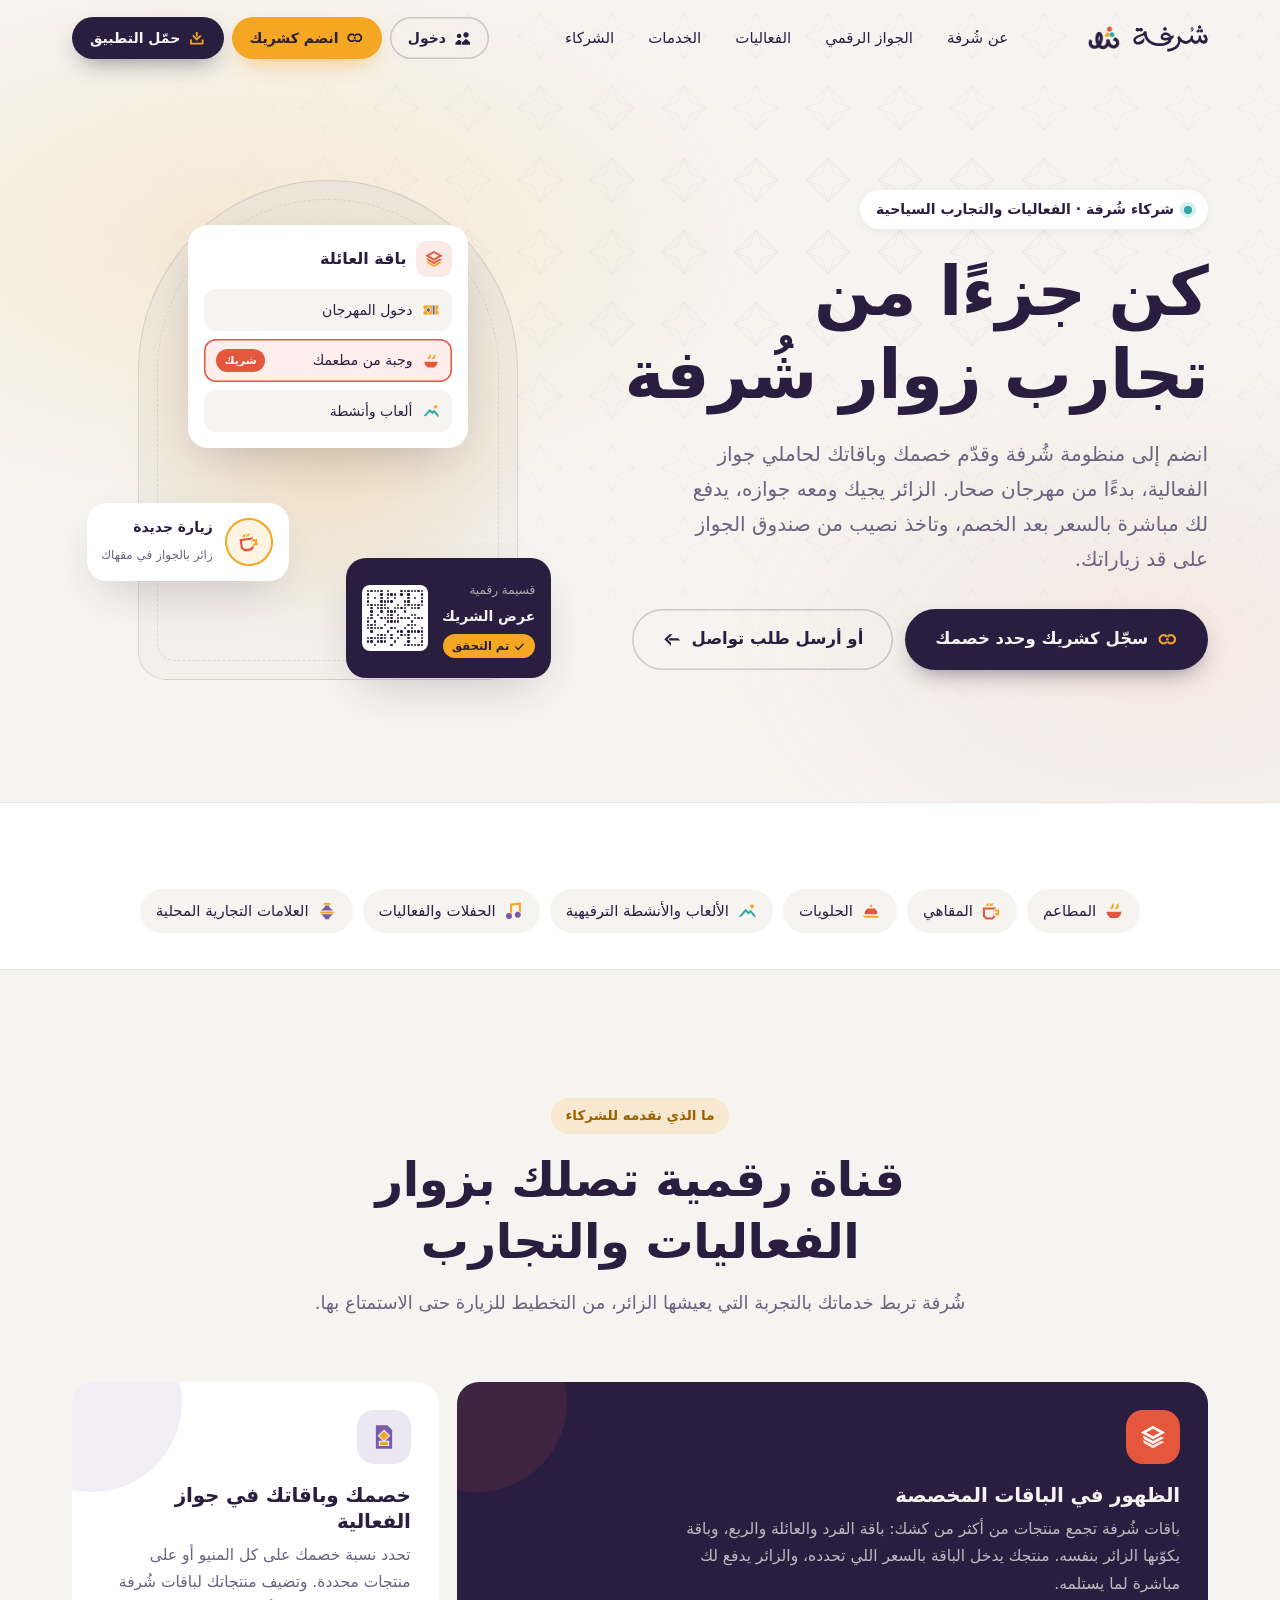
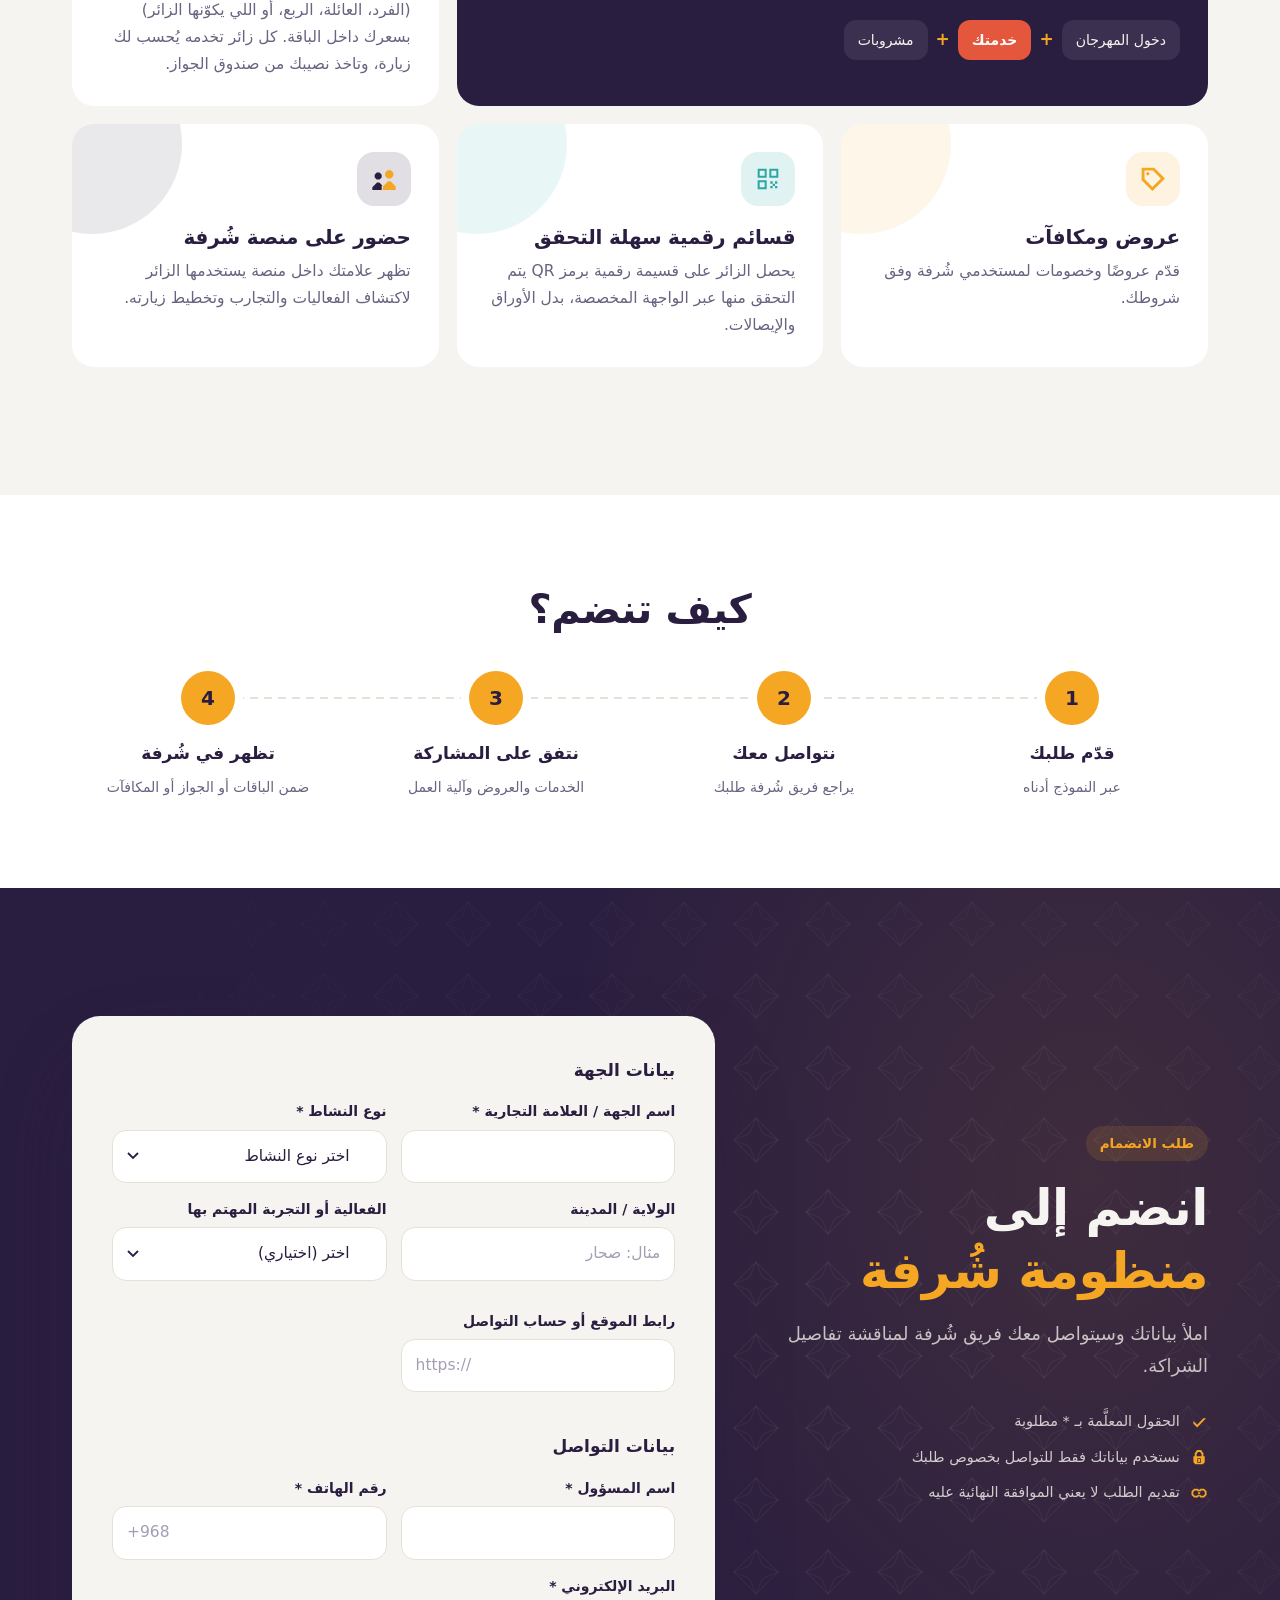
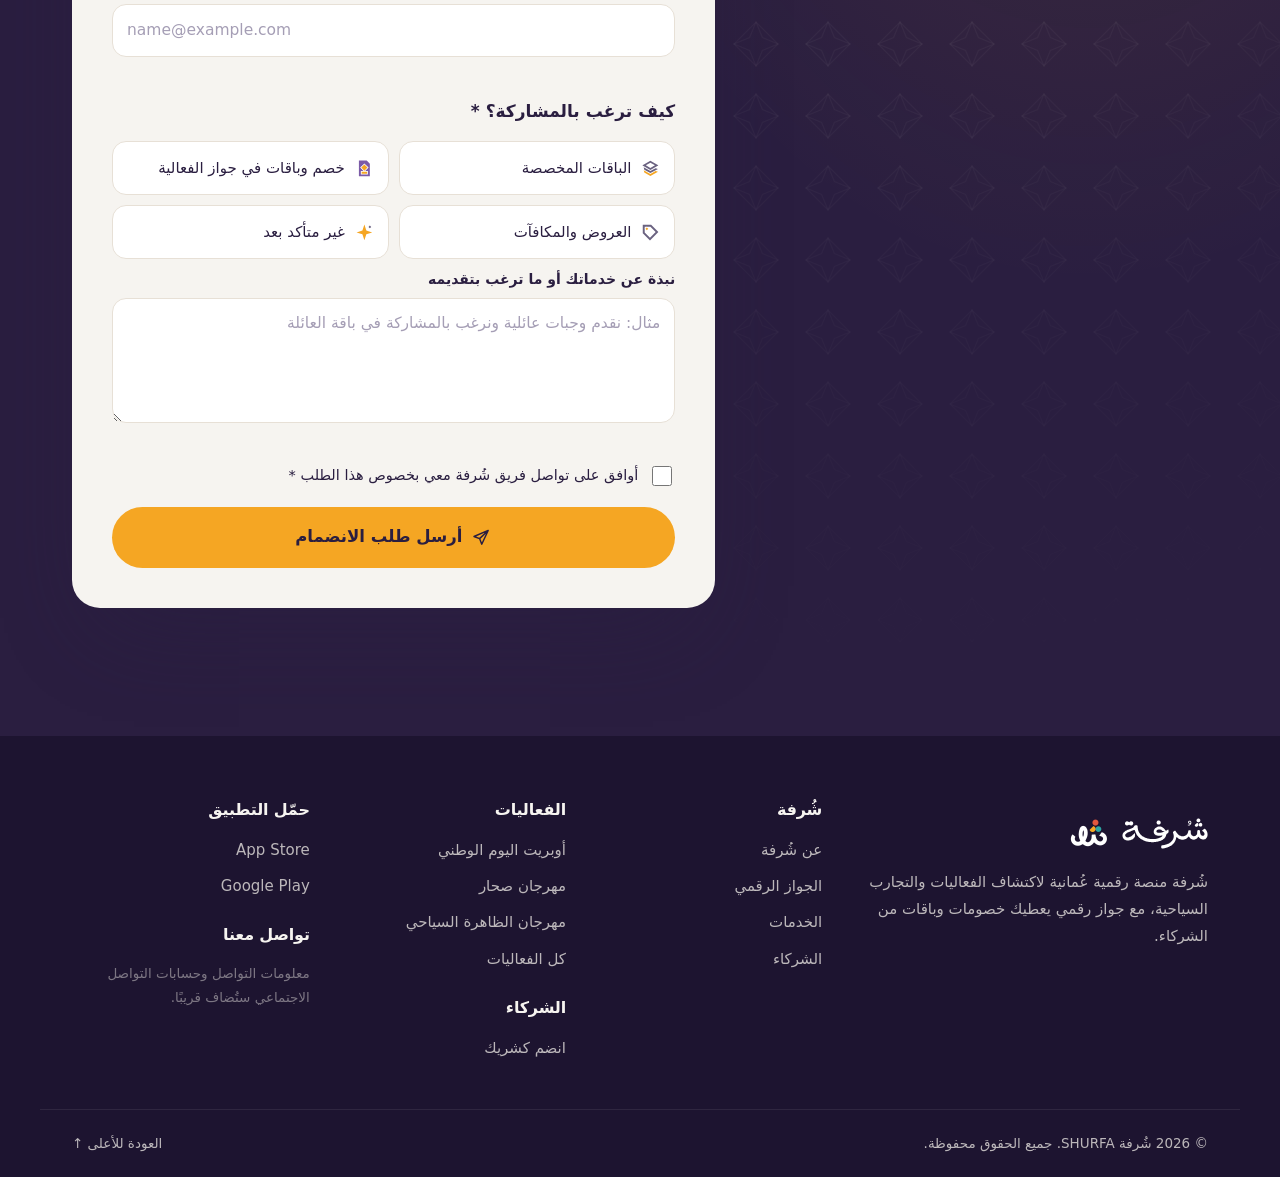
<file: partners.html>
<!doctype html>
<html lang="ar" dir="rtl" class="no-js">
<head>
  <meta charset="utf-8">
  <meta http-equiv="Content-Security-Policy" content="default-src 'self'; script-src 'self' https://cdnjs.cloudflare.com; style-src 'self' 'unsafe-inline' https://fonts.googleapis.com; font-src 'self' https://fonts.gstatic.com; img-src 'self' data: blob:; connect-src 'self' https://*.supabase.co; form-action 'self'; base-uri 'self'; object-src 'none'">
  <meta name="referrer" content="strict-origin-when-cross-origin">
  <meta name="viewport" content="width=device-width, initial-scale=1">
  <title>شركاء شُرفة | انضم إلى منظومة الفعاليات والتجارب السياحية</title>
  <meta name="description" content="انضم إلى شُرفة كشريك: قدّم خدماتك لزوار الفعاليات والتجارب عبر خصومات وباقات جواز الفعالية وتذاكر الألعاب.">
  <meta name="theme-color" content="#2A1E40">
  <meta property="og:title" content="شركاء شُرفة | كن جزءًا من تجارب زوار شُرفة">
  <meta property="og:description" content="انضم إلى شُرفة كشريك: قدّم خدماتك لزوار الفعاليات والتجارب عبر خصومات وباقات جواز الفعالية وتذاكر الألعاب.">
  <meta property="og:locale" content="ar_OM">
  <link rel="icon" href="assets/img/favicon.png?v=2" type="image/png">
  <link rel="apple-touch-icon" href="assets/img/apple-touch-icon.png?v=2">

  <link rel="preconnect" href="https://fonts.googleapis.com">
  <link rel="preconnect" href="https://fonts.gstatic.com" crossorigin>
  <link href="https://fonts.googleapis.com/css2?family=Alexandria:wght@500;600;700;800&family=IBM+Plex+Sans+Arabic:wght@400;500;600;700&display=swap" rel="stylesheet">
  <link rel="stylesheet" href="assets/css/style.css?v=54">
  <link rel="stylesheet" href="assets/css/partners.css?v=51">
  <link rel="stylesheet" href="assets/css/brand.css?v=51">
</head>
<body>

<!-- ================= أيقونات (SVG sprite) ================= -->
<svg width="0" height="0" style="position:absolute" aria-hidden="true">
  <defs>
    <symbol id="i-ticket" viewBox="832 191 48 48"><path d="M840 215L836 219V227H858.5V203H836V211L840 215ZM849 223.8L840.2 215L849 206.2L857.8 215L849 223.8ZM872 215L876 211V203H867.5V227H876V219L872 215Z" fill-rule="evenodd" clip-rule="evenodd" style="fill:var(--ia,#F5A623)" stroke="none"/><path d="M843 215L849 221L855 215L849 209L843 215ZM860.5 203V227H865.5V203H860.5Z" fill-rule="evenodd" clip-rule="evenodd" fill="currentColor" stroke="none"/></symbol>
    <symbol id="i-box" viewBox="336 3011 48 48"><path d="M360 3039L380 3027.9V3026.7L360 3015.6L340 3026.7V3027.9L360 3039ZM348.3 3027.3L360 3020.8L371.7 3027.3L360 3033.8L348.3 3027.3ZM344.5 3038.5L360 3047.1L379.5 3036.3L373.3 3034.6L360 3041.9L342.8 3032.4L344.5 3038.5Z" fill-rule="evenodd" clip-rule="evenodd" fill="currentColor" stroke="none"/><path d="M360 3049.2L342.8 3039.6L344.5 3045.8L360 3054.4L379.5 3043.6L373.3 3041.8L360 3049.2Z" fill-rule="evenodd" clip-rule="evenodd" style="fill:var(--ia,#F5A623)" stroke="none"/></symbol>
    <symbol id="i-passport" viewBox="584 191 48 48"><path d="M622 235V203L614 195H594V235H622ZM610.3 221.5H617V230.5H599V221.5H605.7L597.2 213L608 202.2L618.8 213L610.3 221.5Z" fill-rule="evenodd" clip-rule="evenodd" style="fill:var(--ia,#7B5BA7)" stroke="none"/><path d="M600 213L608 221L616 213L608 205L600 213ZM601 228.5H615V223.5H601V228.5Z" fill-rule="evenodd" clip-rule="evenodd" style="fill:var(--ia,#F5A623)" stroke="none"/></symbol>
    <symbol id="i-band" viewBox="460 2715 48 48"><path d="M467.3 2741.3L484 2759L500.7 2741.3V2725.3L484 2719L467.3 2725.3V2741.3ZM496.2 2730L498.6 2729.8L496.2 2732.6V2739.5L484 2752.4L471.8 2739.5V2728.4L484 2723.8L496.2 2728.4V2730Z" fill-rule="evenodd" clip-rule="evenodd" fill="currentColor" stroke="none"/><path d="M482 2739.7L476.8 2734.5V2740.8L482.3 2746.4L494.4 2732L488 2732.5L482 2739.7Z" fill-rule="evenodd" clip-rule="evenodd" style="fill:var(--ia,#F5A623)" stroke="none"/></symbol>
    <symbol id="i-qr" viewBox="0 0 24 24"><path d="M4 4h6v6H4zM14 4h6v6h-6zM4 14h6v6H4z" fill="none" stroke="currentColor" stroke-width="1.7"/><path d="M14 14h2v2h-2zM18 14h2v2h-2zM16 16h2v2h-2zM14 18h2v2h-2zM18 18h2v2h-2z" fill="currentColor"/></symbol>
    <symbol id="i-scan" viewBox="0 0 24 24"><path d="M4 8V5a1 1 0 0 1 1-1h3M16 4h3a1 1 0 0 1 1 1v3M20 16v3a1 1 0 0 1-1 1h-3M8 20H5a1 1 0 0 1-1-1v-3M4 12h16" fill="none" stroke="currentColor" stroke-width="1.7" stroke-linecap="round"/></symbol>
    <symbol id="i-bell" viewBox="708 2388 48 48"><path d="M729.5 2393V2396.5H723.5L716.5 2410.4V2425.5H729.2L732 2422.7L734.8 2425.5H747.5V2410.4L740.5 2396.5H734.5V2393H729.5ZM737.5 2401.5L742.5 2411.6V2420.5H721.5V2411.6L726.5 2401.5H737.5Z" fill-rule="evenodd" clip-rule="evenodd" fill="currentColor" stroke="none"/><path d="M728.5 2429L732 2432.5L735.5 2429L732 2425.5L728.5 2429Z" fill-rule="evenodd" clip-rule="evenodd" style="fill:var(--ia,#F5A623)" stroke="none"/></symbol>
    <symbol id="i-hands" viewBox="336 1983 48 48"><path d="M349.1 2003L352 2000.1V1995.9L349.1 1993H344.9L342 1995.9V2000.1L344.9 2003H349.1ZM369 2008.7L371.3 2011H374.7L377 2008.7V2005.3L374.7 2003H371.3L369 2005.3V2008.7ZM352 2010.2L352.1 2010.1L348 2006H346L341 2011V2026H352V2010.2ZM368 2026H378V2018L374 2014H372L368 2018V2026Z" fill-rule="evenodd" clip-rule="evenodd" fill="currentColor" stroke="none"/><path d="M357.9 2003H362.1L365 2000.1V1995.9L362.1 1993H357.9L355 1995.9V2000.1L357.9 2003ZM366 2026V2011L361 2006H359L354 2011V2026H366Z" fill-rule="evenodd" clip-rule="evenodd" style="fill:var(--ia,#F5A623)" stroke="none"/></symbol>
    <symbol id="i-link" viewBox="832 2497 48 48"><path d="M853 2534.5V2529.5H847L841.5 2524V2518L847 2512.5H853V2507.5H845L836.5 2516V2526L845 2534.5H853ZM848 2523.5H864V2518.5H848V2523.5Z" fill-rule="evenodd" clip-rule="evenodd" fill="currentColor" stroke="none"/><path d="M865 2529.5H859V2534.5H867L875.5 2526V2516L867 2507.5H859V2512.5H865L870.5 2518V2524L865 2529.5Z" fill-rule="evenodd" clip-rule="evenodd" style="fill:var(--ia,#F5A623)" stroke="none"/></symbol>
    <symbol id="i-star" viewBox="1080 2606 48 48"><path d="M1104 2610L1110 2623L1124 2624L1113 2634L1117 2648L1104 2640L1091 2648L1095 2634L1084 2624L1098 2623L1104 2610Z" fill-rule="evenodd" clip-rule="evenodd" style="fill:var(--ia,#F5A623)" stroke="none"/></symbol>
    <symbol id="i-gift" viewBox="212 1500 48 48"><path d="M221 1528.2L228.7 1535.9L226.7 1535.1L223.7 1543.1L228.3 1544.9L231.3 1537H240.7L243.7 1544.9L248.3 1543.1L245.3 1535.1L243.3 1535.9L251 1528.2V1515.8L242.2 1507H229.8L221 1515.8V1528.2ZM236 1530.8L227.2 1522L236 1513.2L244.8 1522L236 1530.8Z" fill-rule="evenodd" clip-rule="evenodd" style="fill:var(--ia,#E4573D)" stroke="none"/><path d="M236 1528L242 1522L236 1516L230 1522L236 1528Z" fill-rule="evenodd" clip-rule="evenodd" style="fill:var(--ia,#F5A623)" stroke="none"/></symbol>
    <symbol id="i-spark" viewBox="88 2824 48 48"><path d="M107 2843L92 2848L107 2853L112 2868L117 2853L132 2848L117 2843L112 2828L107 2843Z" fill-rule="evenodd" clip-rule="evenodd" style="fill:var(--ia,#F5A623)" stroke="none"/><path d="M126 2830.5L129.5 2834L126 2837.5L122.5 2834L126 2830.5Z" fill-rule="evenodd" clip-rule="evenodd" fill="currentColor" stroke="none"/></symbol>
    <symbol id="i-food" viewBox="212 191 48 48"><path d="M227 232H245L252 224L254 217H218L220 224L227 232Z" fill-rule="evenodd" clip-rule="evenodd" style="fill:var(--ia,#E4573D)" stroke="none"/><path d="M225.5 210.7L232.5 209.3L235.5 204.8V195.5L230.5 200.5V203.2L225.5 210.7ZM237.5 210.7L244.5 209.3L247.5 204.8V195.5L242.5 200.5V203.2L237.5 210.7Z" fill-rule="evenodd" clip-rule="evenodd" style="fill:var(--ia,#F5A623)" stroke="none"/></symbol>
    <symbol id="i-coffee" viewBox="832 565 48 48"><path d="M867.5 602V601.5H863V583.5H867.5V580.5H847.7L847.2 580.6L847.3 580.5H838.7L838.2 580.6L838.3 580.5H836.5V602L844 609.5H860L867.5 602ZM846 604.5L841.5 600V585.5H862.5V600L858 604.5H846Z" fill-rule="evenodd" clip-rule="evenodd" style="fill:var(--ia,#E4573D)" stroke="none"/><path d="M849.5 576.3L853.5 570.3L846.5 571.7L842.5 577.7L849.5 576.3ZM862.5 570.3L855.5 571.7L851.5 577.7L858.5 576.3L862.5 570.3ZM865 599.5H875.5V585.5H865V590.5H870.5V594.5H865V599.5Z" fill-rule="evenodd" clip-rule="evenodd" style="fill:var(--ia,#F5A623)" stroke="none"/></symbol>
    <symbol id="i-sweet" viewBox="336 565 48 48"><path d="M374.9 590.6L369.3 583.2H350.7L345.1 590.6V597.1H374.9V590.6Z" fill-rule="evenodd" clip-rule="evenodd" style="fill:var(--ia,#E4573D)" stroke="none"/><path d="M356.3 576.7L360 580.4L363.7 576.7L360 573L356.3 576.7ZM344.7 605H380L375.3 600.4H340L344.7 605Z" fill-rule="evenodd" clip-rule="evenodd" style="fill:var(--ia,#F5A623)" stroke="none"/></symbol>
    <symbol id="i-game" viewBox="88 191 48 48"><path d="M131.5 232L132 225.3L120.4 211.7L115.5 216.6L108.7 209.8L92 228.8L98.8 228.4L108.9 216.8L115.5 223.4L120.1 218.7L131.5 232Z" fill-rule="evenodd" clip-rule="evenodd" style="fill:var(--ia,#2CA6A4)" stroke="none"/><path d="M124.1 198L129.8 203.7L124.1 209.5L118.3 203.7L124.1 198Z" fill-rule="evenodd" clip-rule="evenodd" style="fill:var(--ia,#F5A623)" stroke="none"/></symbol>
    <symbol id="i-music" viewBox="212 1126 48 48"><path d="M252.5 1129.1L226.5 1132.8V1153H227.7L231.5 1156.8V1137.2L247.5 1134.9V1150H248.7L252.5 1153.8V1129.1Z" fill-rule="evenodd" clip-rule="evenodd" style="fill:var(--ia,#F5A623)" stroke="none"/><path d="M238 1156.1V1161.9L242.1 1166H247.9L252 1161.9V1156.1L247.9 1152H242.1L238 1156.1ZM217 1159.1V1164.9L221.1 1169H226.9L231 1164.9V1159.1L226.9 1155H221.1L217 1159.1Z" fill-rule="evenodd" clip-rule="evenodd" fill="currentColor" stroke="none"/></symbol>
    <symbol id="i-check" viewBox="336 2170 48 48"><path d="M355 2201.4L345 2191.5V2198.5L355 2208.6L378.5 2183.9L371.5 2184.1L355 2201.4Z" fill-rule="evenodd" clip-rule="evenodd" fill="currentColor" stroke="none"/></symbol>
    <symbol id="i-plus" viewBox="460 2170 48 48"><path d="M481.5 2189.5H486.5V2178H481.5V2189.5ZM486.5 2210V2198.5H481.5V2210H486.5Z" fill-rule="evenodd" clip-rule="evenodd" fill="currentColor" stroke="none"/><path d="M468 2191.5V2196.5H500V2191.5H468Z" fill-rule="evenodd" clip-rule="evenodd" style="fill:var(--ia,#F5A623)" stroke="none"/></symbol>
    <symbol id="i-arrow" viewBox="832 2170 48 48"><path d="M869.5 2191.5H849.9L847.4 2194L849.9 2196.5H874.5L869.5 2191.5Z" fill-rule="evenodd" clip-rule="evenodd" fill="currentColor" stroke="none"/><path d="M837.5 2194L853 2209.5V2202.5L844.5 2194L856.5 2182H849.5L837.5 2194Z" fill-rule="evenodd" clip-rule="evenodd" style="fill:var(--ia,#F5A623)" stroke="none"/></symbol>
    <symbol id="i-download" viewBox="460 2497 48 48"><path d="M481.5 2517.1L484 2519.6L486.5 2517.1V2505H481.5V2517.1ZM497.5 2526V2534.5H470.5V2526H465.5V2539.5H502.5V2526H497.5Z" fill-rule="evenodd" clip-rule="evenodd" fill="currentColor" stroke="none"/><path d="M473 2511.5V2518.5L484 2529.5L498.5 2515H491.5L484 2522.5L473 2511.5Z" fill-rule="evenodd" clip-rule="evenodd" style="fill:var(--ia,#F5A623)" stroke="none"/></symbol>
    <symbol id="i-user" viewBox="88 2388 48 48"><path d="M97 2426V2431H127V2426L118 2417H106L97 2426Z" fill-rule="evenodd" clip-rule="evenodd" fill="currentColor" stroke="none"/><path d="M108.7 2396H115.3L120 2400.7V2407.3L115.3 2412H108.7L104 2407.3V2400.7L108.7 2396Z" fill-rule="evenodd" clip-rule="evenodd" style="fill:var(--ia,#F5A623)" stroke="none"/></symbol>
    <symbol id="i-shield" viewBox="460 2715 48 48"><path d="M467.3 2741.3L484 2759L500.7 2741.3V2725.3L484 2719L467.3 2725.3V2741.3ZM496.2 2730L498.6 2729.8L496.2 2732.6V2739.5L484 2752.4L471.8 2739.5V2728.4L484 2723.8L496.2 2728.4V2730Z" fill-rule="evenodd" clip-rule="evenodd" fill="currentColor" stroke="none"/><path d="M482 2739.7L476.8 2734.5V2740.8L482.3 2746.4L494.4 2732L488 2732.5L482 2739.7Z" fill-rule="evenodd" clip-rule="evenodd" style="fill:var(--ia,#F5A623)" stroke="none"/></symbol>
    <symbol id="i-lock" viewBox="336 2715 48 48"><path d="M371.5 2729.2L365.3 2720.5H354.7L348.5 2729.2V2737H345V2753L350 2758H370L375 2753V2737H371.5V2729.2ZM366.5 2737H353.5V2730.8L357.3 2725.5H362.7L366.5 2730.8V2737ZM355.5 2754V2742H364.5V2754H355.5Z" fill-rule="evenodd" clip-rule="evenodd" fill="currentColor" stroke="none"/><path d="M362.5 2744H357.5V2752H362.5V2744Z" fill-rule="evenodd" clip-rule="evenodd" style="fill:var(--ia,#F5A623)" stroke="none"/></symbol>
    <symbol id="i-eyeoff" viewBox="212 2715 48 48"><path d="M248.2 2722.9L244 2727.4H225.5L216 2739L223.9 2748.7L220.7 2752.2L223.8 2755.1L228 2750.6H246.5L256 2739L248.1 2729.3L251.3 2725.8L248.2 2722.9ZM238.6 2733.1L241.7 2736.1L245.1 2732.5L250.4 2739L244.5 2746.3H232.1L233.4 2744.9L230.3 2741.9L226.9 2745.5L221.6 2739L227.5 2731.7H239.9L238.6 2733.1Z" fill-rule="evenodd" clip-rule="evenodd" fill="currentColor" stroke="none"/><path d="M234.2 2734.7H237.8L240.3 2737.2V2740.8L237.8 2743.3H234.2L231.7 2740.8V2737.2L234.2 2734.7Z" fill-rule="evenodd" clip-rule="evenodd" style="fill:var(--ia,#F5A623)" stroke="none"/></symbol>
    <symbol id="i-grid" viewBox="88 3011 48 48"><path d="M110 3037V3017H94V3037H110ZM130 3053V3033H114V3053H130ZM110 3053V3041H94V3053H110Z" fill-rule="evenodd" clip-rule="evenodd" fill="currentColor" stroke="none"/><path d="M130 3029V3017H114V3029H130Z" fill-rule="evenodd" clip-rule="evenodd" style="fill:var(--ia,#F5A623)" stroke="none"/></symbol>
    <symbol id="i-chart" viewBox="708 2824 48 48"><path d="M745 2844H739V2864.5H721V2852H715V2864.5H712V2867.5H752V2864.5H745V2844Z" fill-rule="evenodd" clip-rule="evenodd" fill="currentColor" stroke="none"/><path d="M733 2834H727V2862.5H733V2834Z" fill-rule="evenodd" clip-rule="evenodd" style="fill:var(--ia,#F5A623)" stroke="none"/></symbol>
    <symbol id="i-menu" viewBox="88 2170 48 48"><path d="M131.5 2186.5L126.5 2181.5H92.5L97.5 2186.5H131.5ZM97.5 2206.5H131.5L126.5 2201.5H92.5L97.5 2206.5Z" fill-rule="evenodd" clip-rule="evenodd" fill="currentColor" stroke="none"/><path d="M97.5 2196.5H121.5L116.5 2191.5H92.5L97.5 2196.5Z" fill-rule="evenodd" clip-rule="evenodd" style="fill:var(--ia,#F5A623)" stroke="none"/></symbol>
    <symbol id="i-apple" viewBox="0 0 24 24"><path fill="currentColor" d="M16.4 12.6c0-2.4 2-3.6 2.1-3.7-1.2-1.7-3-1.9-3.6-2-1.5-.2-3 .9-3.8.9-.8 0-2-.9-3.3-.8-1.7 0-3.3 1-4.2 2.5-1.8 3.1-.5 7.7 1.3 10.2.9 1.2 1.9 2.6 3.2 2.6 1.3-.1 1.8-.8 3.3-.8 1.6 0 2 .8 3.3.8 1.4 0 2.3-1.3 3.1-2.5 1-1.4 1.4-2.8 1.4-2.9 0 0-2.8-1.1-2.8-4.3zM13.9 5.3c.7-.9 1.2-2 1-3.2-1 .1-2.2.7-2.9 1.5-.6.7-1.2 1.9-1 3.1 1.1.1 2.2-.6 2.9-1.4z"/></symbol>
    <symbol id="i-play" viewBox="0 0 24 24"><path fill="currentColor" d="M4.2 2.6c-.2.2-.3.6-.3 1v16.8c0 .4.1.8.3 1l9.4-9.4zM14.8 13.2l2.9 2.9-11.3 6.4c-.4.2-.8.2-1.1.1zM18.9 9.3l-2.9-1.7-3.3 3.4 3.3 3.3 2.9-1.6c.8-.5.8-2.9 0-3.4zM5.3 1.4c.3-.1.7-.1 1.1.1l11.3 6.4-2.9 2.9z"/></symbol>
    <symbol id="i-insta" viewBox="0 0 24 24"><rect x="4" y="4" width="16" height="16" rx="4.5" fill="none" stroke="currentColor" stroke-width="1.7"/><circle cx="12" cy="12" r="3.6" fill="none" stroke="currentColor" stroke-width="1.7"/><circle cx="16.8" cy="7.2" r="1" fill="currentColor"/></symbol>
    <symbol id="i-x" viewBox="0 0 24 24"><path d="M5 4l14 16M19 4 5 20" stroke="currentColor" stroke-width="1.8" stroke-linecap="round"/></symbol>
    <symbol id="i-tiktok" viewBox="0 0 24 24"><path d="M14 4v10.5a3.5 3.5 0 1 1-3.5-3.5M14 4c.5 2.5 2.3 4 5 4" fill="none" stroke="currentColor" stroke-width="1.8" stroke-linecap="round"/></symbol>
    <symbol id="i-snap" viewBox="0 0 24 24"><path d="M12 3.5c3 0 5 2.2 5 5v2.3l1.8-.4c.6 0 .7.8.2 1l-2 1c.6 1.8 2 3 3.5 3.4-.3.8-1.6 1-2.6 1.1l-.4 1.3c-1.2-.2-2.3 0-3.2.6-.8.5-1.4.9-2.3.9s-1.5-.4-2.3-.9c-.9-.6-2-.8-3.2-.6l-.4-1.3c-1-.1-2.3-.3-2.6-1.1 1.5-.4 2.9-1.6 3.5-3.4l-2-1c-.5-.2-.4-1 .2-1l1.8.4V8.5c0-2.8 2-5 5-5z" fill="none" stroke="currentColor" stroke-width="1.5" stroke-linejoin="round"/></symbol>
    <symbol id="i-yt" viewBox="0 0 24 24"><rect x="3" y="6" width="18" height="12" rx="3.5" fill="none" stroke="currentColor" stroke-width="1.7"/><path d="m10.5 9.5 4 2.5-4 2.5z" fill="currentColor"/></symbol>
    <symbol id="i-mail" viewBox="956 2497 48 48"><path d="M965.1 2506.6L964.8 2506.8L970.2 2511.2H989.8L992 2509.5L998.4 2510.1L994.9 2506.6H965.1ZM965.1 2535.4H994.9L1000 2530.3V2513.7L995.3 2517.5V2528.4L993 2530.8H967L964.7 2528.4V2517.5L962.7 2515.9L962.1 2509.6L960 2511.7V2530.3L965.1 2535.4Z" fill-rule="evenodd" clip-rule="evenodd" fill="currentColor" stroke="none"/><path d="M980 2521.7L963.9 2508.4L964.5 2515L980 2527.7L999.1 2512L992.5 2511.4L980 2521.7Z" fill-rule="evenodd" clip-rule="evenodd" style="fill:var(--ia,#F5A623)" stroke="none"/></symbol>
    <symbol id="i-phone" viewBox="1080 2497 48 48"><path d="M1098.4 2541H1109.6L1116.6 2534.1V2507.9L1109.6 2501H1098.4L1091.4 2507.9V2534.1L1098.4 2541ZM1111.9 2532.1L1107.7 2536.3H1106.2L1104 2538.5L1101.8 2536.3H1100.3L1096.1 2532.1V2509.9L1098.4 2507.5V2505.7H1109.6V2507.5L1111.9 2509.9V2532.1Z" fill-rule="evenodd" clip-rule="evenodd" fill="currentColor" stroke="none"/><path d="M1100.3 2512.2H1107.7V2507.5H1100.3V2512.2ZM1101.2 2533.1L1104 2535.9L1106.8 2533.1L1104 2530.3L1101.2 2533.1Z" fill-rule="evenodd" clip-rule="evenodd" style="fill:var(--ia,#F5A623)" stroke="none"/></symbol>
    <symbol id="i-pin" viewBox="460 2606 48 48"><path d="M500.1 2622.8L493.7 2610H474.3L467.9 2622.8V2630.6L484 2650L500.1 2630.6V2622.8ZM472.5 2623.9L477.1 2614.6H490.9L495.5 2623.9V2629L484 2642.8L472.5 2629V2623.9Z" fill-rule="evenodd" clip-rule="evenodd" fill="currentColor" stroke="none"/><path d="M484 2619.7L488.6 2624.3L484 2628.9L479.4 2624.3L484 2619.7Z" fill-rule="evenodd" clip-rule="evenodd" style="fill:var(--ia,#F5A623)" stroke="none"/></symbol>
    <symbol id="i-store" viewBox="708 191 48 48"><path d="M727 202V205L718 214H746L737 205V202H727ZM737 235V232L746 223H718L727 232V235H737Z" fill-rule="evenodd" clip-rule="evenodd" style="fill:var(--ia,#7B5BA7)" stroke="none"/><path d="M742 200L738 195H726L722 200H742ZM716 221H748V216H716V221Z" fill-rule="evenodd" clip-rule="evenodd" style="fill:var(--ia,#F5A623)" stroke="none"/></symbol>
    <symbol id="i-handshake" viewBox="1204 3011 48 48"><path d="M1214.8 3046.6H1224.4L1228 3043.1L1231.6 3046.6H1241.2L1248 3039.8V3030.2L1241.2 3023.4H1231.6L1228 3026.9L1224.4 3023.4H1214.8L1208 3030.2V3039.8L1214.8 3046.6ZM1231.3 3038.1L1228 3041.4L1224.7 3038.1V3039.8L1222.5 3042H1216.7L1212.7 3037.9V3032.1L1216.7 3028H1222.5L1224.7 3030.2V3031.9L1228 3028.6L1231.3 3031.9V3030.2L1233.5 3028H1239.3L1243.3 3032.1V3037.9L1239.3 3042H1233.5L1231.3 3039.8V3038.1Z" fill-rule="evenodd" clip-rule="evenodd" fill="currentColor" stroke="none"/><path d="M1228 3031.3L1231.7 3035L1228 3038.7L1224.3 3035L1228 3031.3Z" fill-rule="evenodd" clip-rule="evenodd" style="fill:var(--ia,#F5A623)" stroke="none"/></symbol>
    <symbol id="i-send" viewBox="0 0 24 24"><path d="M20 4 3.5 11l6.5 2.5L12.5 20zM10 13.5 20 4" fill="none" stroke="currentColor" stroke-width="1.7" stroke-linejoin="round"/></symbol>
    <symbol id="i-tag" viewBox="708 2715 48 48"><path d="M731 2759.5L752.5 2738L734 2719.5H712.5V2741L731 2759.5ZM745.5 2738L731 2752.5L717.5 2739V2730.8L716.7 2730L717.5 2729.2V2724.5H722.2L723 2723.7L723.8 2724.5H732L745.5 2738Z" fill-rule="evenodd" clip-rule="evenodd" fill="currentColor" stroke="none"/><path d="M723 2726.5L726.5 2730L723 2733.5L719.5 2730L723 2726.5Z" fill-rule="evenodd" clip-rule="evenodd" style="fill:var(--ia,#F5A623)" stroke="none"/></symbol>
    <symbol id="i-users" viewBox="212 2388 48 48"><path d="M223.5 2413H228.5L232 2409.5V2404.5L228.5 2401H223.5L220 2404.5V2409.5L223.5 2413ZM216 2426V2431H232V2424.2L233.1 2423.1L228 2418H224L216 2426Z" fill-rule="evenodd" clip-rule="evenodd" fill="currentColor" stroke="none"/><path d="M238 2401.1V2406.9L242.1 2411H247.9L252 2406.9V2401.1L247.9 2397H242.1L238 2401.1ZM234 2425V2431H256V2425L247 2416H243L234 2425Z" fill-rule="evenodd" clip-rule="evenodd" style="fill:var(--ia,#F5A623)" stroke="none"/></symbol>
    <symbol id="i-calendar" viewBox="212 2606 48 48"><path d="M239.5 2618.5V2613.5H232.5V2618.5H239.5ZM221.5 2622L223.5 2620V2613.5H223L216.5 2620V2650.5H255.5V2620L249 2613.5H248.5V2620L250.5 2622V2624.5H221.5V2622ZM250.5 2645.5H221.5V2629.5H250.5V2645.5Z" fill-rule="evenodd" clip-rule="evenodd" fill="currentColor" stroke="none"/><path d="M225.5 2611V2619H230.5V2611H225.5ZM241.5 2619H246.5V2611H241.5V2619ZM243 2642L247 2638L243 2634L239 2638L243 2642Z" fill-rule="evenodd" clip-rule="evenodd" style="fill:var(--ia,#F5A623)" stroke="none"/></symbol>
    <symbol id="i-compass" viewBox="584 2606 48 48"><path d="M615.1 2648.6L628.5 2643.8V2610.9L628.1 2610.6L614.9 2615.4L600.9 2611.4L587.5 2616.2V2649.1L587.9 2649.4L601.1 2644.6L615.1 2648.6ZM598.5 2640H599.2L592.5 2642.4V2619.8L601.1 2616.6L612.9 2620H612.5V2627.7L614.8 2630L612.5 2632.3V2642H617.5V2620H616.8L623.5 2617.6V2640.2L614.9 2643.4L603.1 2640H603.5V2632.3L601.2 2630L603.5 2627.7V2618H598.5V2640Z" fill-rule="evenodd" clip-rule="evenodd" fill="currentColor" stroke="none"/><path d="M608 2626L612 2630L608 2634L604 2630L608 2626Z" fill-rule="evenodd" clip-rule="evenodd" style="fill:var(--ia,#F5A623)" stroke="none"/></symbol>
    <symbol id="i-search" viewBox="460 2279 48 48"><path d="M465.5 2306.4L474.6 2315.5H487.4L489 2313.9V2306.8L485.3 2310.5H476.7L470.5 2304.3V2295.7L476.7 2289.5H485.3L491.5 2295.7V2304.1L495.1 2307.8L496.5 2306.4V2293.6L487.4 2284.5H474.6L465.5 2293.6V2306.4Z" fill-rule="evenodd" clip-rule="evenodd" fill="currentColor" stroke="none"/><path d="M491 2306.5V2313.5L500 2322.5V2315.5L491 2306.5Z" fill-rule="evenodd" clip-rule="evenodd" style="fill:var(--ia,#F5A623)" stroke="none"/></symbol>
    <symbol id="i-bed" viewBox="336 939 48 48"><path d="M340.5 980H345.5V973.5H374.5V980H379.5V968.5H377V969H346V968.5H345.5V949H340.5V980Z" fill-rule="evenodd" clip-rule="evenodd" fill="currentColor" stroke="none"/><path d="M352 957H371L375 961V967H348V961L352 957Z" fill-rule="evenodd" clip-rule="evenodd" style="fill:var(--ia,#F5A623)" stroke="none"/></symbol>
    <symbol id="i-home" viewBox="88 2606 48 48"><path d="M98.7 2630.7V2648.1H128.4V2630.7L132 2633.7L131.4 2627L113.5 2611.9L92 2630.1L98.7 2630.7ZM113.5 2618.2L125.7 2628.5H123.6V2643.3H118.3V2647.6H108.8V2643.3H103.5V2628.5H101.4L113.5 2618.2Z" fill-rule="evenodd" clip-rule="evenodd" fill="currentColor" stroke="none"/><path d="M110.7 2634.2H116.4V2645.7H110.7V2634.2Z" fill-rule="evenodd" clip-rule="evenodd" style="fill:var(--ia,#F5A623)" stroke="none"/></symbol>
    <!-- ===== أيقونات هوية شُرفة (من Shurfah Icon Pack V2) — تُستخدم بأحجام 24 بكسل فأكبر ===== -->
    <symbol id="b-ticket" viewBox="832 191 48 48"><path d="M840 215L836 219V227H858.5V203H836V211L840 215ZM849 223.8L840.2 215L849 206.2L857.8 215L849 223.8ZM872 215L876 211V203H867.5V227H876V219L872 215Z" fill-rule="evenodd" clip-rule="evenodd" style="fill:var(--ia,#F5A623)" stroke="none"/><path d="M843 215L849 221L855 215L849 209L843 215ZM860.5 203V227H865.5V203H860.5Z" fill-rule="evenodd" clip-rule="evenodd" fill="currentColor" stroke="none"/></symbol>
    <symbol id="b-box" viewBox="336 3011 48 48"><path d="M360 3039L380 3027.9V3026.7L360 3015.6L340 3026.7V3027.9L360 3039ZM348.3 3027.3L360 3020.8L371.7 3027.3L360 3033.8L348.3 3027.3ZM344.5 3038.5L360 3047.1L379.5 3036.3L373.3 3034.6L360 3041.9L342.8 3032.4L344.5 3038.5Z" fill-rule="evenodd" clip-rule="evenodd" fill="currentColor" stroke="none"/><path d="M360 3049.2L342.8 3039.6L344.5 3045.8L360 3054.4L379.5 3043.6L373.3 3041.8L360 3049.2Z" fill-rule="evenodd" clip-rule="evenodd" style="fill:var(--ia,#F5A623)" stroke="none"/></symbol>
    <symbol id="b-passport" viewBox="584 191 48 48"><path d="M622 235V203L614 195H594V235H622ZM610.3 221.5H617V230.5H599V221.5H605.7L597.2 213L608 202.2L618.8 213L610.3 221.5Z" fill-rule="evenodd" clip-rule="evenodd" style="fill:var(--ia,#7B5BA7)" stroke="none"/><path d="M600 213L608 221L616 213L608 205L600 213ZM601 228.5H615V223.5H601V228.5Z" fill-rule="evenodd" clip-rule="evenodd" style="fill:var(--ia,#F5A623)" stroke="none"/></symbol>
    <symbol id="b-band" viewBox="460 2715 48 48"><path d="M467.3 2741.3L484 2759L500.7 2741.3V2725.3L484 2719L467.3 2725.3V2741.3ZM496.2 2730L498.6 2729.8L496.2 2732.6V2739.5L484 2752.4L471.8 2739.5V2728.4L484 2723.8L496.2 2728.4V2730Z" fill-rule="evenodd" clip-rule="evenodd" fill="currentColor" stroke="none"/><path d="M482 2739.7L476.8 2734.5V2740.8L482.3 2746.4L494.4 2732L488 2732.5L482 2739.7Z" fill-rule="evenodd" clip-rule="evenodd" style="fill:var(--ia,#F5A623)" stroke="none"/></symbol>
    <symbol id="b-spark" viewBox="88 2824 48 48"><path d="M107 2843L92 2848L107 2853L112 2868L117 2853L132 2848L117 2843L112 2828L107 2843Z" fill-rule="evenodd" clip-rule="evenodd" style="fill:var(--ia,#F5A623)" stroke="none"/><path d="M126 2830.5L129.5 2834L126 2837.5L122.5 2834L126 2830.5Z" fill-rule="evenodd" clip-rule="evenodd" fill="currentColor" stroke="none"/></symbol>
    <symbol id="b-star" viewBox="1080 2606 48 48"><path d="M1104 2610L1110 2623L1124 2624L1113 2634L1117 2648L1104 2640L1091 2648L1095 2634L1084 2624L1098 2623L1104 2610Z" fill-rule="evenodd" clip-rule="evenodd" style="fill:var(--ia,#F5A623)" stroke="none"/></symbol>
    <symbol id="b-gift" viewBox="212 1500 48 48"><path d="M221 1528.2L228.7 1535.9L226.7 1535.1L223.7 1543.1L228.3 1544.9L231.3 1537H240.7L243.7 1544.9L248.3 1543.1L245.3 1535.1L243.3 1535.9L251 1528.2V1515.8L242.2 1507H229.8L221 1515.8V1528.2ZM236 1530.8L227.2 1522L236 1513.2L244.8 1522L236 1530.8Z" fill-rule="evenodd" clip-rule="evenodd" style="fill:var(--ia,#E4573D)" stroke="none"/><path d="M236 1528L242 1522L236 1516L230 1522L236 1528Z" fill-rule="evenodd" clip-rule="evenodd" style="fill:var(--ia,#F5A623)" stroke="none"/></symbol>
    <symbol id="b-user" viewBox="88 2388 48 48"><path d="M97 2426V2431H127V2426L118 2417H106L97 2426Z" fill-rule="evenodd" clip-rule="evenodd" fill="currentColor" stroke="none"/><path d="M108.7 2396H115.3L120 2400.7V2407.3L115.3 2412H108.7L104 2407.3V2400.7L108.7 2396Z" fill-rule="evenodd" clip-rule="evenodd" style="fill:var(--ia,#F5A623)" stroke="none"/></symbol>
    <symbol id="b-users" viewBox="212 2388 48 48"><path d="M223.5 2413H228.5L232 2409.5V2404.5L228.5 2401H223.5L220 2404.5V2409.5L223.5 2413ZM216 2426V2431H232V2424.2L233.1 2423.1L228 2418H224L216 2426Z" fill-rule="evenodd" clip-rule="evenodd" fill="currentColor" stroke="none"/><path d="M238 2401.1V2406.9L242.1 2411H247.9L252 2406.9V2401.1L247.9 2397H242.1L238 2401.1ZM234 2425V2431H256V2425L247 2416H243L234 2425Z" fill-rule="evenodd" clip-rule="evenodd" style="fill:var(--ia,#F5A623)" stroke="none"/></symbol>
    <symbol id="b-store" viewBox="708 191 48 48"><path d="M727 202V205L718 214H746L737 205V202H727ZM737 235V232L746 223H718L727 232V235H737Z" fill-rule="evenodd" clip-rule="evenodd" style="fill:var(--ia,#7B5BA7)" stroke="none"/><path d="M742 200L738 195H726L722 200H742ZM716 221H748V216H716V221Z" fill-rule="evenodd" clip-rule="evenodd" style="fill:var(--ia,#F5A623)" stroke="none"/></symbol>
    <symbol id="b-scan" viewBox="336 2824 48 48"><path d="M341 2840.1V2855.9L352.1 2867H367.9L379 2855.9V2840.1L367.9 2829H352.1L341 2840.1ZM364.5 2839.3L377.2 2838.4L357.3 2861.6L349 2853.4V2840.6L356.7 2848.4L364.5 2839.3Z" fill-rule="evenodd" clip-rule="evenodd" fill="currentColor" stroke="none"/><path d="M356.9 2851.3L351 2845.5V2852.5L357.1 2858.7L372.5 2840.7L365.5 2841.3L356.9 2851.3Z" fill-rule="evenodd" clip-rule="evenodd" style="fill:var(--ia,#F5A623)" stroke="none"/></symbol>
    <symbol id="b-grid" viewBox="88 3011 48 48"><path d="M110 3037V3017H94V3037H110ZM130 3053V3033H114V3053H130ZM110 3053V3041H94V3053H110Z" fill-rule="evenodd" clip-rule="evenodd" fill="currentColor" stroke="none"/><path d="M130 3029V3017H114V3029H130Z" fill-rule="evenodd" clip-rule="evenodd" style="fill:var(--ia,#F5A623)" stroke="none"/></symbol>
    <symbol id="b-compass" viewBox="584 2606 48 48"><path d="M615.1 2648.6L628.5 2643.8V2610.9L628.1 2610.6L614.9 2615.4L600.9 2611.4L587.5 2616.2V2649.1L587.9 2649.4L601.1 2644.6L615.1 2648.6ZM598.5 2640H599.2L592.5 2642.4V2619.8L601.1 2616.6L612.9 2620H612.5V2627.7L614.8 2630L612.5 2632.3V2642H617.5V2620H616.8L623.5 2617.6V2640.2L614.9 2643.4L603.1 2640H603.5V2632.3L601.2 2630L603.5 2627.7V2618H598.5V2640Z" fill-rule="evenodd" clip-rule="evenodd" fill="currentColor" stroke="none"/><path d="M608 2626L612 2630L608 2634L604 2630L608 2626Z" fill-rule="evenodd" clip-rule="evenodd" style="fill:var(--ia,#F5A623)" stroke="none"/></symbol>
    <symbol id="b-calendar" viewBox="212 2606 48 48"><path d="M239.5 2618.5V2613.5H232.5V2618.5H239.5ZM221.5 2622L223.5 2620V2613.5H223L216.5 2620V2650.5H255.5V2620L249 2613.5H248.5V2620L250.5 2622V2624.5H221.5V2622ZM250.5 2645.5H221.5V2629.5H250.5V2645.5Z" fill-rule="evenodd" clip-rule="evenodd" fill="currentColor" stroke="none"/><path d="M225.5 2611V2619H230.5V2611H225.5ZM241.5 2619H246.5V2611H241.5V2619ZM243 2642L247 2638L243 2634L239 2638L243 2642Z" fill-rule="evenodd" clip-rule="evenodd" style="fill:var(--ia,#F5A623)" stroke="none"/></symbol>
    <symbol id="b-handshake" viewBox="1204 3011 48 48"><path d="M1214.8 3046.6H1224.4L1228 3043.1L1231.6 3046.6H1241.2L1248 3039.8V3030.2L1241.2 3023.4H1231.6L1228 3026.9L1224.4 3023.4H1214.8L1208 3030.2V3039.8L1214.8 3046.6ZM1231.3 3038.1L1228 3041.4L1224.7 3038.1V3039.8L1222.5 3042H1216.7L1212.7 3037.9V3032.1L1216.7 3028H1222.5L1224.7 3030.2V3031.9L1228 3028.6L1231.3 3031.9V3030.2L1233.5 3028H1239.3L1243.3 3032.1V3037.9L1239.3 3042H1233.5L1231.3 3039.8V3038.1Z" fill-rule="evenodd" clip-rule="evenodd" fill="currentColor" stroke="none"/><path d="M1228 3031.3L1231.7 3035L1228 3038.7L1224.3 3035L1228 3031.3Z" fill-rule="evenodd" clip-rule="evenodd" style="fill:var(--ia,#F5A623)" stroke="none"/></symbol>
    <symbol id="b-food" viewBox="212 191 48 48"><path d="M227 232H245L252 224L254 217H218L220 224L227 232Z" fill-rule="evenodd" clip-rule="evenodd" style="fill:var(--ia,#E4573D)" stroke="none"/><path d="M225.5 210.7L232.5 209.3L235.5 204.8V195.5L230.5 200.5V203.2L225.5 210.7ZM237.5 210.7L244.5 209.3L247.5 204.8V195.5L242.5 200.5V203.2L237.5 210.7Z" fill-rule="evenodd" clip-rule="evenodd" style="fill:var(--ia,#F5A623)" stroke="none"/></symbol>
    <symbol id="b-game" viewBox="88 191 48 48"><path d="M131.5 232L132 225.3L120.4 211.7L115.5 216.6L108.7 209.8L92 228.8L98.8 228.4L108.9 216.8L115.5 223.4L120.1 218.7L131.5 232Z" fill-rule="evenodd" clip-rule="evenodd" style="fill:var(--ia,#2CA6A4)" stroke="none"/><path d="M124.1 198L129.8 203.7L124.1 209.5L118.3 203.7L124.1 198Z" fill-rule="evenodd" clip-rule="evenodd" style="fill:var(--ia,#F5A623)" stroke="none"/></symbol>
    <symbol id="b-bed" viewBox="336 939 48 48"><path d="M340.5 980H345.5V973.5H374.5V980H379.5V968.5H377V969H346V968.5H345.5V949H340.5V980Z" fill-rule="evenodd" clip-rule="evenodd" fill="currentColor" stroke="none"/><path d="M352 957H371L375 961V967H348V961L352 957Z" fill-rule="evenodd" clip-rule="evenodd" style="fill:var(--ia,#F5A623)" stroke="none"/></symbol>
    <symbol id="b-tag" viewBox="708 2715 48 48"><path d="M731 2759.5L752.5 2738L734 2719.5H712.5V2741L731 2759.5ZM745.5 2738L731 2752.5L717.5 2739V2730.8L716.7 2730L717.5 2729.2V2724.5H722.2L723 2723.7L723.8 2724.5H732L745.5 2738Z" fill-rule="evenodd" clip-rule="evenodd" fill="currentColor" stroke="none"/><path d="M723 2726.5L726.5 2730L723 2733.5L719.5 2730L723 2726.5Z" fill-rule="evenodd" clip-rule="evenodd" style="fill:var(--ia,#F5A623)" stroke="none"/></symbol>
    <symbol id="b-bell" viewBox="708 2388 48 48"><path d="M729.5 2393V2396.5H723.5L716.5 2410.4V2425.5H729.2L732 2422.7L734.8 2425.5H747.5V2410.4L740.5 2396.5H734.5V2393H729.5ZM737.5 2401.5L742.5 2411.6V2420.5H721.5V2411.6L726.5 2401.5H737.5Z" fill-rule="evenodd" clip-rule="evenodd" fill="currentColor" stroke="none"/><path d="M728.5 2429L732 2432.5L735.5 2429L732 2425.5L728.5 2429Z" fill-rule="evenodd" clip-rule="evenodd" style="fill:var(--ia,#F5A623)" stroke="none"/></symbol>
    <symbol id="b-coffee" viewBox="832 565 48 48"><path d="M867.5 602V601.5H863V583.5H867.5V580.5H847.7L847.2 580.6L847.3 580.5H838.7L838.2 580.6L838.3 580.5H836.5V602L844 609.5H860L867.5 602ZM846 604.5L841.5 600V585.5H862.5V600L858 604.5H846Z" fill-rule="evenodd" clip-rule="evenodd" style="fill:var(--ia,#E4573D)" stroke="none"/><path d="M849.5 576.3L853.5 570.3L846.5 571.7L842.5 577.7L849.5 576.3ZM862.5 570.3L855.5 571.7L851.5 577.7L858.5 576.3L862.5 570.3ZM865 599.5H875.5V585.5H865V590.5H870.5V594.5H865V599.5Z" fill-rule="evenodd" clip-rule="evenodd" style="fill:var(--ia,#F5A623)" stroke="none"/></symbol>
    <symbol id="b-music" viewBox="212 1126 48 48"><path d="M252.5 1129.1L226.5 1132.8V1153H227.7L231.5 1156.8V1137.2L247.5 1134.9V1150H248.7L252.5 1153.8V1129.1Z" fill-rule="evenodd" clip-rule="evenodd" style="fill:var(--ia,#F5A623)" stroke="none"/><path d="M238 1156.1V1161.9L242.1 1166H247.9L252 1161.9V1156.1L247.9 1152H242.1L238 1156.1ZM217 1159.1V1164.9L221.1 1169H226.9L231 1164.9V1159.1L226.9 1155H221.1L217 1159.1Z" fill-rule="evenodd" clip-rule="evenodd" fill="currentColor" stroke="none"/></symbol>
    <symbol id="b-sweet" viewBox="336 565 48 48"><path d="M374.9 590.6L369.3 583.2H350.7L345.1 590.6V597.1H374.9V590.6Z" fill-rule="evenodd" clip-rule="evenodd" style="fill:var(--ia,#E4573D)" stroke="none"/><path d="M356.3 576.7L360 580.4L363.7 576.7L360 573L356.3 576.7ZM344.7 605H380L375.3 600.4H340L344.7 605Z" fill-rule="evenodd" clip-rule="evenodd" style="fill:var(--ia,#F5A623)" stroke="none"/></symbol>
    <symbol id="b-lock" viewBox="336 2715 48 48"><path d="M371.5 2729.2L365.3 2720.5H354.7L348.5 2729.2V2737H345V2753L350 2758H370L375 2753V2737H371.5V2729.2ZM366.5 2737H353.5V2730.8L357.3 2725.5H362.7L366.5 2730.8V2737ZM355.5 2754V2742H364.5V2754H355.5Z" fill-rule="evenodd" clip-rule="evenodd" fill="currentColor" stroke="none"/><path d="M362.5 2744H357.5V2752H362.5V2744Z" fill-rule="evenodd" clip-rule="evenodd" style="fill:var(--ia,#F5A623)" stroke="none"/></symbol>
    <symbol id="b-shield" viewBox="460 2715 48 48"><path d="M467.3 2741.3L484 2759L500.7 2741.3V2725.3L484 2719L467.3 2725.3V2741.3ZM496.2 2730L498.6 2729.8L496.2 2732.6V2739.5L484 2752.4L471.8 2739.5V2728.4L484 2723.8L496.2 2728.4V2730Z" fill-rule="evenodd" clip-rule="evenodd" fill="currentColor" stroke="none"/><path d="M482 2739.7L476.8 2734.5V2740.8L482.3 2746.4L494.4 2732L488 2732.5L482 2739.7Z" fill-rule="evenodd" clip-rule="evenodd" style="fill:var(--ia,#F5A623)" stroke="none"/></symbol>
    <symbol id="b-pin" viewBox="460 2606 48 48"><path d="M500.1 2622.8L493.7 2610H474.3L467.9 2622.8V2630.6L484 2650L500.1 2630.6V2622.8ZM472.5 2623.9L477.1 2614.6H490.9L495.5 2623.9V2629L484 2642.8L472.5 2629V2623.9Z" fill-rule="evenodd" clip-rule="evenodd" fill="currentColor" stroke="none"/><path d="M484 2619.7L488.6 2624.3L484 2628.9L479.4 2624.3L484 2619.7Z" fill-rule="evenodd" clip-rule="evenodd" style="fill:var(--ia,#F5A623)" stroke="none"/></symbol>
    <symbol id="b-home" viewBox="88 2606 48 48"><path d="M98.7 2630.7V2648.1H128.4V2630.7L132 2633.7L131.4 2627L113.5 2611.9L92 2630.1L98.7 2630.7ZM113.5 2618.2L125.7 2628.5H123.6V2643.3H118.3V2647.6H108.8V2643.3H103.5V2628.5H101.4L113.5 2618.2Z" fill-rule="evenodd" clip-rule="evenodd" fill="currentColor" stroke="none"/><path d="M110.7 2634.2H116.4V2645.7H110.7V2634.2Z" fill-rule="evenodd" clip-rule="evenodd" style="fill:var(--ia,#F5A623)" stroke="none"/></symbol>
    <symbol id="b-search" viewBox="460 2279 48 48"><path d="M465.5 2306.4L474.6 2315.5H487.4L489 2313.9V2306.8L485.3 2310.5H476.7L470.5 2304.3V2295.7L476.7 2289.5H485.3L491.5 2295.7V2304.1L495.1 2307.8L496.5 2306.4V2293.6L487.4 2284.5H474.6L465.5 2293.6V2306.4Z" fill-rule="evenodd" clip-rule="evenodd" fill="currentColor" stroke="none"/><path d="M491 2306.5V2313.5L500 2322.5V2315.5L491 2306.5Z" fill-rule="evenodd" clip-rule="evenodd" style="fill:var(--ia,#F5A623)" stroke="none"/></symbol>
    <symbol id="b-chart" viewBox="708 2824 48 48"><path d="M745 2844H739V2864.5H721V2852H715V2864.5H712V2867.5H752V2864.5H745V2844Z" fill-rule="evenodd" clip-rule="evenodd" fill="currentColor" stroke="none"/><path d="M733 2834H727V2862.5H733V2834Z" fill-rule="evenodd" clip-rule="evenodd" style="fill:var(--ia,#F5A623)" stroke="none"/></symbol>
    <symbol id="b-link" viewBox="832 2497 48 48"><path d="M853 2534.5V2529.5H847L841.5 2524V2518L847 2512.5H853V2507.5H845L836.5 2516V2526L845 2534.5H853ZM848 2523.5H864V2518.5H848V2523.5Z" fill-rule="evenodd" clip-rule="evenodd" fill="currentColor" stroke="none"/><path d="M865 2529.5H859V2534.5H867L875.5 2526V2516L867 2507.5H859V2512.5H865L870.5 2518V2524L865 2529.5Z" fill-rule="evenodd" clip-rule="evenodd" style="fill:var(--ia,#F5A623)" stroke="none"/></symbol>
    <symbol id="b-eyeoff" viewBox="212 2715 48 48"><path d="M248.2 2722.9L244 2727.4H225.5L216 2739L223.9 2748.7L220.7 2752.2L223.8 2755.1L228 2750.6H246.5L256 2739L248.1 2729.3L251.3 2725.8L248.2 2722.9ZM238.6 2733.1L241.7 2736.1L245.1 2732.5L250.4 2739L244.5 2746.3H232.1L233.4 2744.9L230.3 2741.9L226.9 2745.5L221.6 2739L227.5 2731.7H239.9L238.6 2733.1Z" fill-rule="evenodd" clip-rule="evenodd" fill="currentColor" stroke="none"/><path d="M234.2 2734.7H237.8L240.3 2737.2V2740.8L237.8 2743.3H234.2L231.7 2740.8V2737.2L234.2 2734.7Z" fill-rule="evenodd" clip-rule="evenodd" style="fill:var(--ia,#F5A623)" stroke="none"/></symbol>
    <symbol id="b-hands" viewBox="336 1983 48 48"><path d="M349.1 2003L352 2000.1V1995.9L349.1 1993H344.9L342 1995.9V2000.1L344.9 2003H349.1ZM369 2008.7L371.3 2011H374.7L377 2008.7V2005.3L374.7 2003H371.3L369 2005.3V2008.7ZM352 2010.2L352.1 2010.1L348 2006H346L341 2011V2026H352V2010.2ZM368 2026H378V2018L374 2014H372L368 2018V2026Z" fill-rule="evenodd" clip-rule="evenodd" fill="currentColor" stroke="none"/><path d="M357.9 2003H362.1L365 2000.1V1995.9L362.1 1993H357.9L355 1995.9V2000.1L357.9 2003ZM366 2026V2011L361 2006H359L354 2011V2026H366Z" fill-rule="evenodd" clip-rule="evenodd" style="fill:var(--ia,#F5A623)" stroke="none"/></symbol>
    <symbol id="b-festival" viewBox="88 1126 48 48"><path d="M116.2 1136H131V1134.5H93V1137.5H116.7L116.2 1136ZM100 1152L105 1138H95L100 1152ZM116.9 1138H107L112 1152L116.9 1138.2V1138Z" fill-rule="evenodd" clip-rule="evenodd" style="fill:var(--ia,#F5A623)" stroke="none"/><path d="M124 1152L129 1138H119L124 1152ZM107 1164L112 1169L117 1164L112 1159L107 1164Z" fill-rule="evenodd" clip-rule="evenodd" fill="currentColor" stroke="none"/></symbol>
    <symbol id="b-stamp" viewBox="88 1500 48 48"><path d="M122 1524H120V1526H104V1524H102V1536H96V1543H128V1536H122V1524Z" fill-rule="evenodd" clip-rule="evenodd" style="fill:var(--ia,#7B5BA7)" stroke="none"/><path d="M118 1524V1510L114 1506H110L106 1510V1524H118Z" fill-rule="evenodd" clip-rule="evenodd" style="fill:var(--ia,#F5A623)" stroke="none"/></symbol>
    <symbol id="b-coin" viewBox="1204 1983 48 48"><path d="M1208 2015.3L1219.7 2027H1236.3L1248 2015.3V1998.7L1236.3 1987H1219.7L1208 1998.7V2015.3ZM1243.3 2000.6V2013.4L1234.4 2022.3H1221.6L1212.7 2013.4V2000.6L1221.6 1991.7H1234.4L1243.3 2000.6Z" fill-rule="evenodd" clip-rule="evenodd" fill="currentColor" stroke="none"/><path d="M1228 2001.4L1233.6 2007L1228 2012.6L1222.4 2007L1228 2001.4Z" fill-rule="evenodd" clip-rule="evenodd" style="fill:var(--ia,#F5A623)" stroke="none"/></symbol>
    <!-- ===== شعار شُرفة (المونوغرام) ===== -->
    <symbol id="logo-mark" viewBox="0 0 480 480"><image href="assets/img/brand/monogram.png?v=2" width="480" height="480"/></symbol>
    <symbol id="logo-mark-white" viewBox="0 0 480 480"><image href="assets/img/brand/monogram-white.png?v=2" width="480" height="480"/></symbol>
  </defs>
</svg>

<a class="skip-link" href="#main">تخطَّ إلى المحتوى</a>

<!-- ================= الترويسة (موحّدة في كل الصفحات) ================= -->
<header class="site-header" id="siteHeader">
  <div class="container header-inner">
    <a class="brand" href="/" aria-label="شُرفة — الصفحة الرئيسية">
      <span class="brand-word">شُرفة</span><img class="brand-mono" src="assets/img/brand/monogram-160.png?v=2" alt="" width="40" height="40">
    </a>

    <nav class="main-nav" id="mainNav" aria-label="التنقل الرئيسي">
      <a href="/#about">عن شُرفة</a>
      <a href="/#passport">الجواز الرقمي</a>
      <a href="/#events">الفعاليات</a>
      <a href="/#services">الخدمات</a>
      <a href="/#partners">الشركاء</a>
      <a class="nav-partner" href="#apply" aria-current="page"><svg class="ico"><use href="#i-handshake"/></svg>انضم كشريك</a>
    </nav>

    <div class="header-actions">
      <a class="btn btn-partner btn-sm is-current" href="#apply" aria-current="page"><svg class="ico"><use href="#i-handshake"/></svg><span>انضم كشريك</span></a>
      <a class="btn btn-primary btn-sm" href="/#download"><svg class="ico"><use href="#i-download"/></svg><span>حمّل التطبيق</span></a>
      <button class="nav-toggle" id="navToggle" aria-label="القائمة" aria-expanded="false" aria-controls="mainNav"><svg class="ico"><use href="#i-menu"/></svg></button>
    </div>
  </div>
</header>

<main id="main">

<!-- ================= 1. واجهة الشركاء ================= -->
<section class="hero p-hero">
  <div class="pattern" aria-hidden="true"></div>
  <div class="container hero-grid">
    <div class="hero-copy">
      <span class="eyebrow reveal"><span class="dot dot-gold"></span>شركاء شُرفة · الفعاليات والتجارب السياحية</span>
      <h1 class="reveal" data-delay="1">كن جزءًا من<br><span class="hl">تجارب زوار شُرفة</span></h1>
      <p class="lead reveal" data-delay="2">انضم إلى منظومة شُرفة وقدّم خصمك وباقاتك لحاملي جواز الفعالية، بدءًا من مهرجان صحار. الزائر يجيك ومعه جوازه، يدفع لك مباشرة بالسعر بعد الخصم، وتاخذ نصيب من صندوق الجواز على قد زياراتك.</p>
      <div class="hero-ctas reveal" data-delay="3">
        <a class="btn btn-primary btn-lg" href="app/?role=partner&join=partner"><svg class="ico"><use href="#i-handshake"/></svg>سجّل كشريك وحدد خصمك</a>
        <a class="btn btn-ghost btn-lg" href="#apply">أو أرسل طلب تواصل<svg class="ico"><use href="#i-arrow"/></svg></a>
      </div>
    </div>

    <div class="hero-visual p-visual reveal" data-delay="2" aria-hidden="true">
      <div class="halo halo-gold"></div>
      <div class="arch-frame"></div>

      <div class="pv-card pv-package">
        <div class="pv-head"><span class="c-ico c-brick"><svg class="ico"><use href="#i-box"/></svg></span><b>باقة العائلة</b></div>
        <ul>
          <li><svg class="ico"><use href="#i-ticket"/></svg>دخول المهرجان</li>
          <li class="mine"><svg class="ico"><use href="#i-food"/></svg>وجبة من مطعمك<span>شريك</span></li>
          <li><svg class="ico"><use href="#i-game"/></svg>ألعاب وأنشطة</li>
        </ul>
      </div>

      <div class="pv-card pv-stamp">
        <span class="stamp-big"><svg class="ico"><use href="#b-coffee"/></svg></span>
        <div><b>زيارة جديدة</b><small>زائر بالجواز في مقهاك</small></div>
      </div>

      <div class="pv-card pv-voucher">
        <div><small>قسيمة رقمية</small><b>عرض الشريك</b><span class="ok"><svg class="ico"><use href="#i-check"/></svg>تم التحقق</span></div>
        <div class="mock-qr" data-seed="11"></div>
      </div>
    </div>
  </div>
</section>

<!-- ================= 2. من يمكنه الانضمام ================= -->
<section class="p-who">
  <div class="container">
    <p class="p-who-title reveal">نرحّب بالشركاء من:</p>
    <ul class="who-list reveal" data-delay="1">
      <li style="--c:var(--brick)"><svg class="ico"><use href="#i-food"/></svg>المطاعم</li>
      <li style="--c:#8B5E3C"><svg class="ico"><use href="#i-coffee"/></svg>المقاهي</li>
      <li style="--c:var(--gold)"><svg class="ico"><use href="#i-sweet"/></svg>الحلويات</li>
      <li style="--c:var(--teal)"><svg class="ico"><use href="#i-game"/></svg>الألعاب والأنشطة الترفيهية</li>
      <li style="--c:var(--purple)"><svg class="ico"><use href="#i-music"/></svg>الحفلات والفعاليات</li>
      <li style="--c:var(--green)"><svg class="ico"><use href="#i-store"/></svg>العلامات التجارية المحلية</li>
    </ul>
  </div>
</section>

<!-- ================= 3. ما الذي نقدمه ================= -->
<section class="section p-offer" id="offer">
  <div class="container">
    <header class="section-head reveal">
      <span class="kicker kicker-gold">ما الذي نقدمه للشركاء</span>
      <h2>قناة رقمية تصلك بزوار الفعاليات والتجارب</h2>
      <p>شُرفة تربط خدماتك بالتجربة التي يعيشها الزائر، من التخطيط للزيارة حتى الاستمتاع بها.</p>
    </header>

    <div class="offer-grid">
      <article class="offer-card is-wide reveal" data-delay="1" style="--ac:var(--brick)">
        <span class="o-ico"><svg class="ico"><use href="#b-box"/></svg></span>
        <h3>الظهور في الباقات المخصصة</h3>
        <p>باقات شُرفة تجمع منتجات من أكثر من كشك: باقة الفرد والعائلة والربع، وباقة يكوّنها الزائر بنفسه. منتجك يدخل الباقة بالسعر اللي تحدده، والزائر يدفع لك مباشرة لما يستلمه.</p>
        <div class="o-demo" aria-hidden="true">
          <span>دخول المهرجان</span><b>+</b><span class="mine">خدمتك</span><b>+</b><span>مشروبات</span>
        </div>
      </article>
      <article class="offer-card reveal" data-delay="2" style="--ac:var(--purple)">
        <span class="o-ico"><svg class="ico"><use href="#b-passport"/></svg></span>
        <h3>خصمك وباقاتك في جواز الفعالية</h3>
        <p>تحدد نسبة خصمك على كل المنيو أو على منتجات محددة. وتضيف منتجاتك لباقات شُرفة (الفرد، العائلة، الربع، أو اللي يكوّنها الزائر) بسعرك داخل الباقة. كل زائر تخدمه يُحسب لك زيارة، وتاخذ نصيبك من صندوق الجواز.</p>
      </article>
      <article class="offer-card reveal" data-delay="1" style="--ac:var(--gold)">
        <span class="o-ico"><svg class="ico"><use href="#b-tag"/></svg></span>
        <h3>عروض ومكافآت</h3>
        <p>قدّم عروضًا وخصومات لمستخدمي شُرفة وفق شروطك.</p>
      </article>
      <article class="offer-card reveal" data-delay="2" style="--ac:var(--teal)">
        <span class="o-ico"><svg class="ico"><use href="#i-qr"/></svg></span>
        <h3>قسائم رقمية سهلة التحقق</h3>
        <p>يحصل الزائر على قسيمة رقمية برمز QR يتم التحقق منها عبر الواجهة المخصصة، بدل الأوراق والإيصالات.</p>
      </article>
      <article class="offer-card reveal" data-delay="3" style="--ac:var(--green)">
        <span class="o-ico"><svg class="ico"><use href="#b-users"/></svg></span>
        <h3>حضور على منصة شُرفة</h3>
        <p>تظهر علامتك داخل منصة يستخدمها الزائر لاكتشاف الفعاليات والتجارب وتخطيط زيارته.</p>
      </article>
    </div>
  </div>
</section>

<!-- ================= 4. آلية الانضمام ================= -->
<section class="p-steps">
  <div class="container">
    <h2 class="reveal">كيف تنضم؟</h2>
    <ol class="ps-list">
      <li class="reveal" data-delay="1"><span>1</span><b>قدّم طلبك</b><small>عبر النموذج أدناه</small></li>
      <li class="reveal" data-delay="2"><span>2</span><b>نتواصل معك</b><small>يراجع فريق شُرفة طلبك</small></li>
      <li class="reveal" data-delay="3"><span>3</span><b>نتفق على المشاركة</b><small>الخدمات والعروض وآلية العمل</small></li>
      <li class="reveal" data-delay="4"><span>4</span><b>تظهر في شُرفة</b><small>ضمن الباقات أو الجواز أو المكافآت</small></li>
    </ol>
  </div>
</section>

<!-- ================= 5. نموذج طلب الانضمام ================= -->
<section class="section p-apply dark" id="apply">
  <div class="pattern pattern-light" aria-hidden="true"></div>
  <div class="container apply-grid">
    <div class="apply-intro">
      <span class="kicker kicker-gold reveal">طلب الانضمام</span>
      <h2 class="reveal" data-delay="1">انضم إلى<br><span class="hl-gold">منظومة شُرفة</span></h2>
      <p class="reveal" data-delay="2">املأ بياناتك وسيتواصل معك فريق شُرفة لمناقشة تفاصيل الشراكة.</p>
      <ul class="apply-notes reveal" data-delay="3">
        <li><svg class="ico"><use href="#i-check"/></svg>الحقول المعلَّمة بـ * مطلوبة</li>
        <li><svg class="ico"><use href="#i-lock"/></svg>نستخدم بياناتك فقط للتواصل بخصوص طلبك</li>
        <li><svg class="ico"><use href="#i-handshake"/></svg>تقديم الطلب لا يعني الموافقة النهائية عليه</li>
      </ul>
    </div>

    <form class="apply-form reveal" data-delay="2" id="partnerForm" novalidate>
      <div class="form-success" id="formSuccess" hidden>
        <span class="fs-ico"><svg class="ico"><use href="#i-check"/></svg></span>
        <h3>تم استلام طلبك</h3>
        <p>شكرًا لاهتمامك بالانضمام إلى شُرفة. سيتواصل معك فريقنا قريبًا.</p>
        <button type="button" class="btn btn-ghost" id="formAgain">إرسال طلب آخر</button>
      </div>

      <div class="form-body" id="formBody">
        <fieldset>
          <legend>بيانات الجهة</legend>
          <div class="f-row">
            <label class="field">
              <span>اسم الجهة / العلامة التجارية *</span>
              <input name="business_name" type="text" required autocomplete="organization" maxlength="120">
            </label>
            <label class="field">
              <span>نوع النشاط *</span>
              <select name="business_type" required>
                <option value="">اختر نوع النشاط</option>
                <option>مطعم</option>
                <option>مقهى</option>
                <option>حلويات</option>
                <option>ألعاب وأنشطة ترفيهية</option>
                <option>حفلات وفعاليات</option>
                <option>علامة تجارية محلية</option>
                <option>أخرى</option>
              </select>
            </label>
          </div>
          <div class="f-row">
            <label class="field">
              <span>الولاية / المدينة</span>
              <input name="city" type="text" maxlength="80" placeholder="مثال: صحار">
            </label>
            <label class="field">
              <span>الفعالية أو التجربة المهتم بها</span>
              <select name="event_interest">
                <option value="">اختر (اختياري)</option>
                <option>مهرجان صحار</option>
                <option>الفعاليات القادمة على شُرفة</option>
                <option>الجواز الرقمي (خارج الفعاليات)</option>
                <option>غير محدد بعد</option>
              </select>
            </label>
            <label class="field">
              <span>رابط الموقع أو حساب التواصل</span>
              <input name="website" type="url" inputmode="url" dir="ltr" placeholder="https://">
            </label>
          </div>
        </fieldset>

        <fieldset>
          <legend>بيانات التواصل</legend>
          <div class="f-row">
            <label class="field">
              <span>اسم المسؤول *</span>
              <input name="contact_name" type="text" required autocomplete="name" maxlength="80">
            </label>
            <label class="field">
              <span>رقم الهاتف *</span>
              <input name="phone" type="tel" required autocomplete="tel" inputmode="tel" dir="ltr" placeholder="+968" pattern="[+0-9\s\-]{8,16}">
            </label>
          </div>
          <label class="field">
            <span>البريد الإلكتروني *</span>
            <input name="email" type="email" required autocomplete="email" dir="ltr" placeholder="name@example.com">
          </label>
        </fieldset>

        <fieldset>
          <legend>كيف ترغب بالمشاركة؟ *</legend>
          <div class="choice-grid" data-required-group="participation">
            <label class="choice"><input type="checkbox" name="participation" value="الباقات المخصصة"><span><svg class="ico"><use href="#i-box"/></svg>الباقات المخصصة</span></label>
            <label class="choice"><input type="checkbox" name="participation" value="جواز الفعالية (خصم وباقات)"><span><svg class="ico"><use href="#i-passport"/></svg>خصم وباقات في جواز الفعالية</span></label>
            <label class="choice"><input type="checkbox" name="participation" value="العروض والمكافآت"><span><svg class="ico"><use href="#i-tag"/></svg>العروض والمكافآت</span></label>
            <label class="choice"><input type="checkbox" name="participation" value="غير متأكد بعد"><span><svg class="ico"><use href="#i-spark"/></svg>غير متأكد بعد</span></label>
          </div>
          <p class="f-error" data-error-for="participation">اختر خيارًا واحدًا على الأقل</p>
          <label class="field">
            <span>نبذة عن خدماتك أو ما ترغب بتقديمه</span>
            <textarea name="message" rows="4" maxlength="1000" placeholder="مثال: نقدم وجبات عائلية ونرغب بالمشاركة في باقة العائلة"></textarea>
          </label>
        </fieldset>

        <!-- حقل مصيدة للبوتات: مخفي عن الزوار، إذا امتلأ يُتجاهل الطلب -->
        <div class="hp-field" aria-hidden="true"><label>اترك هذا الحقل فارغًا<input type="text" name="company_website" tabindex="-1" autocomplete="off"></label></div>

        <label class="consent">
          <input type="checkbox" name="consent" required>
          <span>أوافق على تواصل فريق شُرفة معي بخصوص هذا الطلب *</span>
        </label>

        <div class="form-status" id="formStatus" role="status" aria-live="polite"></div>

        <button class="btn btn-gold btn-lg btn-block" type="submit" id="formSubmit"><svg class="ico"><use href="#i-send"/></svg>أرسل طلب الانضمام</button>
      </div>
    </form>
  </div>
</section>

</main>

<!-- ================= التذييل (موحّد في كل الصفحات) ================= -->
<footer class="site-footer">
  <div class="container footer-grid">
    <div class="f-brand">
      <a class="brand brand-light" href="/" aria-label="شُرفة">
        <span class="brand-word">شُرفة</span><img class="brand-mono" src="assets/img/brand/monogram-white-160.png?v=2" alt="" width="40" height="40">
      </a>
      <p>شُرفة منصة رقمية عُمانية لاكتشاف الفعاليات والتجارب السياحية، مع جواز رقمي يعطيك خصومات وباقات من الشركاء.</p>
    </div>
    <div>
      <h4>شُرفة</h4>
      <ul>
        <li><a href="/#about">عن شُرفة</a></li>
        <li><a href="/#passport">الجواز الرقمي</a></li>
        <li><a href="/#services">الخدمات</a></li>
        <li><a href="/#partners">الشركاء</a></li>
      </ul>
    </div>
    <div>
      <h4>الفعاليات</h4>
      <ul>
        <li><a href="oman-national-day">أوبريت اليوم الوطني</a></li>
        <li><a href="sohar-festival">مهرجان صحار</a></li>
        <li><a href="dhahirah-festival">مهرجان الظاهرة السياحي</a></li>
        <li><a href="/#events">كل الفعاليات</a></li>
      </ul>
      <h4 class="mt">الشركاء</h4>
      <ul>
        <li><a href="partners">انضم كشريك</a></li>
      </ul>
    </div>
    <div>
      <h4>حمّل التطبيق</h4>
      <ul>
        <li><a data-store="appStore" href="/#download" target="_blank" rel="noopener">App Store</a></li>
        <li><a data-store="googlePlay" href="/#download" target="_blank" rel="noopener">Google Play</a></li>
      </ul>
      <h4 class="mt">تواصل معنا</h4>
      <ul class="contact-list" id="contactList"></ul>
      <div class="socials" id="socialList"></div>
    </div>
  </div>
  <div class="container footer-bottom">
    <span>© <span id="year"></span> شُرفة SHURFA. جميع الحقوق محفوظة.</span>
    <a href="#main">العودة للأعلى ↑</a>
  </div>
</footer>

<!-- زر ثابت للهاتف -->
<div class="mobile-cta" id="mobileCta">
  <span><b>شركاء شُرفة</b><small>انضم إلى المنظومة</small></span>
  <a class="btn btn-primary btn-sm" href="#apply"><svg class="ico"><use href="#i-send"/></svg>قدّم طلبك</a>
</div>

<div class="toast" id="toast" role="status" aria-live="polite"></div>

<!-- الإعدادات: روابط التحميل والتواصل في config.js — والفعاليات والخدمات والشركاء في data.js -->
<script src="assets/js/config.js?v=50"></script>
<script src="assets/js/main.js?v=58" defer></script>
<script src="assets/js/partners.js?v=50" defer></script>
</body>
</html>
</file>
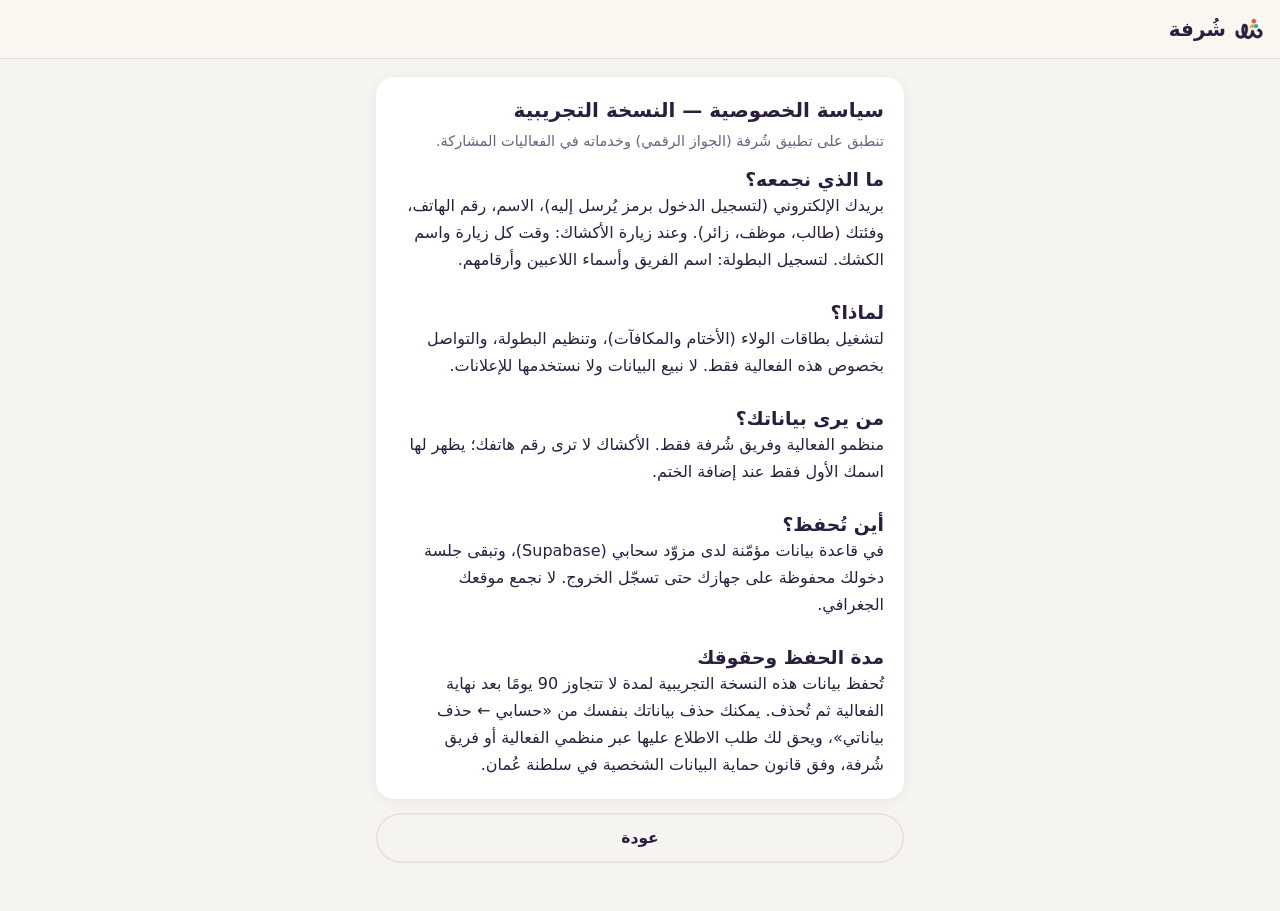
<file: app/privacy.html>
<!doctype html>
<html lang="ar" dir="rtl">
<head>
  <meta charset="utf-8">
  <meta http-equiv="Content-Security-Policy" content="default-src 'self'; style-src 'self' 'unsafe-inline' https://fonts.googleapis.com; font-src 'self' https://fonts.gstatic.com; img-src 'self'; base-uri 'self'; object-src 'none'">
  <meta name="viewport" content="width=device-width, initial-scale=1">
  <title>سياسة الخصوصية — النسخة التجريبية | شُرفة</title>
  <link rel="icon" href="../assets/img/favicon.png?v=2" type="image/png">
  <link rel="preconnect" href="https://fonts.googleapis.com">
  <link rel="preconnect" href="https://fonts.gstatic.com" crossorigin>
  <link href="https://fonts.googleapis.com/css2?family=Alexandria:wght@600;700&family=IBM+Plex+Sans+Arabic:wght@400;500;600;700&display=swap" rel="stylesheet">
  <link rel="stylesheet" href="app.css?v=3">
</head>
<body>
  <header class="app-top">
    <a class="app-brand" href="/"><img src="../assets/img/brand/monogram-160.png?v=2" alt="">شُرفة</a>
  </header>
  <main class="app-wrap">
    <article class="card">
      <h2>سياسة الخصوصية — النسخة التجريبية</h2>
      <p class="sub">تنطبق على تطبيق شُرفة (الجواز الرقمي) وخدماته في الفعاليات المشاركة.</p>

      <h3>ما الذي نجمعه؟</h3>
      <p>بريدك الإلكتروني (لتسجيل الدخول برمز يُرسل إليه)، الاسم، رقم الهاتف، وفئتك (طالب، موظف، زائر). وعند زيارة الأكشاك: وقت كل زيارة واسم الكشك. لتسجيل البطولة: اسم الفريق وأسماء اللاعبين وأرقامهم.</p>
      <br>
      <h3>لماذا؟</h3>
      <p>لتشغيل بطاقات الولاء (الأختام والمكافآت)، وتنظيم البطولة، والتواصل بخصوص هذه الفعالية فقط. لا نبيع البيانات ولا نستخدمها للإعلانات.</p>
      <br>
      <h3>من يرى بياناتك؟</h3>
      <p>منظمو الفعالية وفريق شُرفة فقط. الأكشاك لا ترى رقم هاتفك؛ يظهر لها اسمك الأول فقط عند إضافة الختم.</p>
      <br>
      <h3>أين تُحفظ؟</h3>
      <p>في قاعدة بيانات مؤمّنة لدى مزوّد سحابي (Supabase)، وتبقى جلسة دخولك محفوظة على جهازك حتى تسجّل الخروج. لا نجمع موقعك الجغرافي.</p>
      <br>
      <h3>مدة الحفظ وحقوقك</h3>
      <p>تُحفظ بيانات هذه النسخة التجريبية لمدة لا تتجاوز 90 يومًا بعد نهاية الفعالية ثم تُحذف. يمكنك حذف بياناتك بنفسك من «حسابي ← حذف بياناتي»، ويحق لك طلب الاطلاع عليها عبر منظمي الفعالية أو فريق شُرفة، وفق قانون حماية البيانات الشخصية في سلطنة عُمان.</p>
    </article>
    <a class="btn btn-ghost btn-block" href="index.html">عودة</a>
  </main>
</body>
</html>
</file>
<file: assets/css/style.css>
/* =========================================================
   شُرفة SHURFA — Landing Page
   الهيكل: 1) المتغيرات  2) الأساسيات  3) المكونات  4) الأقسام  5) الاستجابة
   ملاحظة: الخصائص المنطقية (inline-start/end) تجعل دعم LTR للإنجليزية لاحقًا مباشرًا.
   ========================================================= */

/* ---------- 1) الهوية البصرية ---------- */
:root {
  --green: #2A1E40;
  --green-2: #3A2B57;
  --green-3: #4A3870;
  --purple: #7B5BA7;
  --gold: #F5A623;
  --teal: #2CA6A4;
  --brick: #E4573D;
  --cream: #F6F4F0;
  --sand: #E7E0D6;
  --white: #FFFFFF;

  --ink: var(--green);
  --muted: #6A6280;
  --line: rgba(42, 30, 64, .1);

  --font-head: "Alexandria", "IBM Plex Sans Arabic", system-ui, sans-serif;
  --font-body: "IBM Plex Sans Arabic", system-ui, -apple-system, "Segoe UI", Tahoma, sans-serif;

  --radius: 22px;
  --radius-sm: 14px;
  --shadow-sm: 0 2px 10px rgba(42, 30, 64, .06);
  --shadow: 0 18px 50px -18px rgba(42, 30, 64, .28);
  --shadow-lg: 0 40px 90px -30px rgba(42, 30, 64, .45);

  --container: 1200px;
  --gutter: clamp(16px, 4vw, 32px);
  --section-y: clamp(72px, 10vw, 128px);
  --ease: cubic-bezier(.2, .8, .2, 1);
}

/* ---------- 2) الأساسيات ---------- */
*, *::before, *::after { box-sizing: border-box; }
html { overflow-x: hidden; overflow-x: clip; scroll-behavior: smooth; scroll-padding-top: 84px; -webkit-text-size-adjust: 100%; }
body {
  margin: 0;
  font-family: var(--font-body);
  font-size: 17px;
  line-height: 1.75;
  color: var(--ink);
  background: var(--cream);
  -webkit-font-smoothing: antialiased;
  overflow-x: hidden;
}
img, svg { display: block; max-width: 100%; }
a { color: inherit; text-decoration: none; }
button { font: inherit; color: inherit; cursor: pointer; border: 0; background: none; }
h1, h2, h3, h4 { font-family: var(--font-head); line-height: 1.3; margin: 0; letter-spacing: -.01em; }
p { margin: 0; }
ul, ol { margin: 0; padding: 0; list-style: none; }
:focus-visible { outline: 3px solid var(--gold); outline-offset: 3px; border-radius: 8px; }

.container { width: 100%; max-width: var(--container); margin-inline: auto; padding-inline: var(--gutter); }
.center { text-align: center; display: flex; flex-direction: column; align-items: center; }
.ico { width: 1.25em; height: 1.25em; flex-shrink: 0; }
.fine { font-size: 13.5px; color: var(--muted); line-height: 1.6; }
.fine.light { color: rgba(250, 246, 240, .6); }
.fine.center { display: block; margin-top: 12px; }

.skip-link { position: absolute; inset-inline-start: 12px; top: -60px; background: var(--green); color: var(--cream); padding: 10px 16px; border-radius: 10px; z-index: 200; }
.skip-link:focus { top: 12px; }

/* زخرفة: نجمة ثمانية من الفن العُماني/الإسلامي */
.pattern {
  position: absolute; inset: 0; pointer-events: none; opacity: .5;
  background-image: url("data:image/svg+xml,%3Csvg xmlns='http://www.w3.org/2000/svg' width='72' height='72' viewBox='0 0 72 72'%3E%3Cg fill='none' stroke='%232A1E40' stroke-opacity='.07' stroke-width='1.2'%3E%3Cpath d='M36 14l6.4 15.6L58 36l-15.6 6.4L36 58l-6.4-15.6L14 36l15.6-6.4z'/%3E%3Crect x='20.5' y='20.5' width='31' height='31' transform='rotate(45 36 36)'/%3E%3C/g%3E%3C/svg%3E");
  -webkit-mask-image: radial-gradient(ellipse at 70% 30%, #000 10%, transparent 70%);
          mask-image: radial-gradient(ellipse at 70% 30%, #000 10%, transparent 70%);
}
.pattern-light {
  opacity: .8;
  background-image: url("data:image/svg+xml,%3Csvg xmlns='http://www.w3.org/2000/svg' width='72' height='72' viewBox='0 0 72 72'%3E%3Cg fill='none' stroke='%23F6F4F0' stroke-opacity='.06' stroke-width='1.2'%3E%3Cpath d='M36 14l6.4 15.6L58 36l-15.6 6.4L36 58l-6.4-15.6L14 36l15.6-6.4z'/%3E%3Crect x='20.5' y='20.5' width='31' height='31' transform='rotate(45 36 36)'/%3E%3C/g%3E%3C/svg%3E");
}

/* ---------- 3) المكونات ---------- */

/* الأزرار */
.btn {
  display: inline-flex; align-items: center; justify-content: center; gap: .55em;
  font-family: var(--font-head); font-weight: 600; font-size: 15.5px;
  padding: 13px 24px; border-radius: 999px;
  transition: transform .25s var(--ease), box-shadow .25s var(--ease), background-color .25s, color .25s;
  white-space: nowrap;
}
.btn:hover { transform: translateY(-2px); }
.btn:active { transform: translateY(0); }
.btn-sm { padding: 9px 18px; font-size: 14px; }
.btn-lg { padding: 16px 30px; font-size: 16.5px; }
.btn-block { width: 100%; }
.btn-primary { background: var(--green); color: var(--cream); box-shadow: 0 10px 24px -10px rgba(42, 30, 64, .6); }
.btn-primary:hover { background: var(--green-2); box-shadow: 0 16px 32px -12px rgba(42, 30, 64, .6); }
.btn-primary .ico { color: var(--gold); }
.btn-ghost { color: var(--green); box-shadow: inset 0 0 0 1.5px rgba(42, 30, 64, .2); }
.btn-ghost:hover { box-shadow: inset 0 0 0 1.5px var(--green); background: rgba(255, 255, 255, .6); }
.btn-ghost .ico { transition: transform .25s var(--ease); }
.btn-ghost:hover .ico { transform: translateX(-4px); }
.btn-gold { background: var(--gold); color: var(--green); }
.btn-gold:hover { box-shadow: 0 12px 30px -10px rgba(245, 166, 35, .7); }
.btn-brick { background: var(--brick); color: #fff; font-size: 14px; padding: 12px 18px; }
.btn-ghost-light { color: var(--cream); box-shadow: inset 0 0 0 1.5px rgba(250, 246, 240, .25); }
.btn-ghost-light:hover { box-shadow: inset 0 0 0 1.5px var(--cream); }

/* عناوين الأقسام */
.section { position: relative; padding-block: var(--section-y); }
.section-head { text-align: center; max-width: 680px; margin: 0 auto clamp(40px, 6vw, 64px); }
.section-head h2 { font-size: clamp(30px, 4.4vw, 48px); font-weight: 700; margin-block: 14px 14px; }
.section-head p { color: var(--muted); font-size: 18px; }
.kicker {
  display: inline-flex; align-items: center; gap: 8px;
  font-family: var(--font-head); font-size: 13.5px; font-weight: 600;
  color: var(--green); background: rgba(42, 30, 64, .06);
  padding: 6px 14px; border-radius: 999px;
}
.kicker-gold { color: #9A6200; background: rgba(245, 166, 35, .16); }
.kicker-brick { color: #B23A23; background: rgba(228, 87, 61, .1); }
.kicker-teal { color: #17716F; background: rgba(44, 166, 164, .12); }
.kicker-purple { color: var(--purple); background: rgba(123, 91, 167, .1); }
.dark .kicker-gold { color: var(--gold); background: rgba(245, 166, 35, .12); }

/* الشعار */
.brand { display: inline-flex; align-items: center; }
.brand-img { height: 40px; width: auto; }
.brand:not(.no-img) .brand-fallback { display: none; }
.brand.no-img .brand-img { display: none; }
.brand-fallback { display: inline-flex; align-items: center; gap: 10px; }
.brand-mark { width: 36px; height: 36px; color: var(--green); }
.brand-name { font-family: var(--font-head); font-weight: 800; font-size: 24px; line-height: 1; display: flex; flex-direction: column; }
.brand-name small { font-family: var(--font-body); font-size: 10px; font-weight: 600; letter-spacing: .28em; opacity: .55; margin-top: 4px; }
.brand-light .brand-mark, .brand-light .brand-name { color: var(--cream); }

/* هاتف (Mockup) */
.phone {
  position: relative; width: min(290px, 78vw); aspect-ratio: 290 / 600;
  padding: 10px; border-radius: 46px;
  background: linear-gradient(145deg, #3A2E52, #170F26);
  box-shadow: var(--shadow-lg), inset 0 0 0 1.5px rgba(255, 255, 255, .08);
}
.phone-screen {
  position: relative; height: 100%; border-radius: 37px; overflow: hidden;
  background: var(--cream); padding: 12px 16px 16px;
  display: flex; flex-direction: column; gap: 12px; font-size: 13px; line-height: 1.5;
}
.app-status { display: flex; justify-content: space-between; align-items: center; font-size: 11px; font-weight: 600; color: var(--green); padding-inline: 6px; direction: ltr; }
.app-status.light { color: var(--cream); }
.app-status .notch { width: 84px; height: 22px; border-radius: 999px; background: #170F26; }
.app-head { display: flex; justify-content: space-between; align-items: center; }
.app-head small { display: block; color: var(--muted); font-size: 11.5px; }
.app-head strong { font-family: var(--font-head); font-size: 17px; }
.avatar { width: 36px; height: 36px; border-radius: 50%; background: var(--sand); display: grid; place-items: center; }
.app-title { display: flex; align-items: center; gap: 8px; font-family: var(--font-head); font-size: 16px; padding-block: 4px; }
.app-title .ico { color: var(--brick); }

/* QR توضيحي (يولَّد بـ JS) */
.mock-qr { display: grid; grid-template-columns: repeat(17, 1fr); gap: 1px; width: 74px; aspect-ratio: 1; background: #fff; padding: 5px; border-radius: 8px; }
.mock-qr i { background: var(--green); border-radius: 1px; }
.mock-qr i.off { background: transparent; }

.app-ticket {
  display: flex; justify-content: space-between; align-items: center; gap: 10px;
  background: var(--green); color: var(--cream); border-radius: 18px; padding: 14px;
  position: relative; overflow: hidden;
}
.app-ticket::after { content: ""; position: absolute; inset-inline-end: -30px; top: -30px; width: 100px; height: 100px; border-radius: 50%; background: radial-gradient(circle, rgba(245, 166, 35, .4), transparent 70%); }
.app-ticket small { opacity: .7; font-size: 11px; }
.app-ticket strong { display: block; font-family: var(--font-head); font-size: 15px; }
.app-ticket .tag { display: inline-block; margin-top: 6px; background: var(--gold); color: var(--green); font-size: 10.5px; font-weight: 700; padding: 2px 9px; border-radius: 99px; }

.app-quick { display: grid; grid-template-columns: repeat(4, 1fr); gap: 8px; }
.q { display: flex; flex-direction: column; align-items: center; gap: 5px; font-size: 11px; font-weight: 600; background: #fff; border-radius: 14px; padding: 10px 2px; box-shadow: var(--shadow-sm); }
.q .ico { width: 22px; height: 22px; }
.q-gold .ico { color: var(--gold); } .q-brick .ico { color: var(--brick); }
.q-purple .ico { color: var(--purple); } .q-teal .ico { color: var(--teal); }

.app-passport-mini { background: linear-gradient(135deg, var(--purple), #5F4486); color: #fff; border-radius: 18px; padding: 13px 14px; margin-top: auto; }
.app-passport-mini .row { display: flex; justify-content: space-between; font-size: 12px; }
.app-passport-mini small { opacity: .75; }
.bar { height: 7px; border-radius: 9px; background: rgba(255, 255, 255, .2); margin-block: 10px; overflow: hidden; }
.bar span { display: block; height: 100%; width: var(--w); background: var(--gold); border-radius: inherit; }
.stamps-mini { display: flex; gap: 6px; }
.stamps-mini i { width: 22px; height: 22px; border-radius: 50%; border: 1.5px dashed rgba(255, 255, 255, .45); }
.stamps-mini i.on { border: 0; background: var(--gold); box-shadow: inset 0 0 0 4px #FFC562; }

/* ظهور تدريجي عند التمرير */
.reveal { opacity: 0; transform: translateY(26px); transition: opacity .8s var(--ease), transform .8s var(--ease); }
.reveal.in { opacity: 1; transform: none; }
.reveal[data-delay="1"] { transition-delay: .08s; }
.reveal[data-delay="2"] { transition-delay: .16s; }
.reveal[data-delay="3"] { transition-delay: .24s; }
.reveal[data-delay="4"] { transition-delay: .32s; }
.no-js .reveal { opacity: 1; transform: none; }

/* ---------- 4) الأقسام ---------- */

/* الترويسة */
.site-header { position: fixed; inset-inline: 0; top: 0; z-index: 100; transition: background-color .3s, box-shadow .3s, backdrop-filter .3s; }
.site-header.scrolled { background: rgba(250, 246, 240, .86); -webkit-backdrop-filter: saturate(1.4) blur(14px); backdrop-filter: saturate(1.4) blur(14px); box-shadow: 0 1px 0 var(--line); }
.header-inner { display: flex; align-items: center; justify-content: space-between; height: 76px; gap: 24px; }
.main-nav { display: flex; gap: 6px; }
.main-nav a { font-weight: 500; font-size: 15px; padding: 8px 14px; border-radius: 999px; transition: background-color .2s; }
.main-nav a:hover, .main-nav a.active { background: rgba(42, 30, 64, .07); }
.header-actions { display: flex; align-items: center; gap: 8px; }
.nav-toggle { display: none; width: 44px; height: 44px; border-radius: 50%; place-items: center; }
.nav-toggle:hover { background: rgba(42, 30, 64, .07); }

/* الواجهة الرئيسية */
.hero { position: relative; padding-top: clamp(120px, 14vw, 160px); padding-bottom: clamp(64px, 8vw, 110px); overflow: hidden;
  background: radial-gradient(ellipse 60% 50% at 20% 30%, rgba(245, 166, 35, .12), transparent 70%), radial-gradient(ellipse 50% 50% at 90% 80%, rgba(44, 166, 164, .1), transparent 70%), var(--cream); }
.hero-grid { position: relative; display: grid; grid-template-columns: 1.05fr .95fr; align-items: center; gap: clamp(32px, 5vw, 72px); }
.eyebrow { display: inline-flex; align-items: center; gap: 10px; font-weight: 600; font-size: 14px; background: #fff; padding: 7px 16px; border-radius: 999px; box-shadow: var(--shadow-sm); }
.eyebrow .dot { width: 8px; height: 8px; border-radius: 50%; background: var(--teal); box-shadow: 0 0 0 4px rgba(44, 166, 164, .18); }
.hero h1 { font-size: clamp(38px, 5.6vw, 68px); font-weight: 800; line-height: 1.22; margin-block: 22px 20px; }
.hero h1 .hl { position: relative; white-space: nowrap; }
.hero h1 .hl::after { content: ""; position: absolute; inset-inline: 0; bottom: .06em; height: .28em; background: var(--gold); opacity: .35; border-radius: 6px; z-index: -1; }
.lead { font-size: clamp(17px, 1.6vw, 20px); color: var(--muted); max-width: 540px; }
.hero-ctas { display: flex; flex-wrap: wrap; gap: 12px; margin-top: 32px; }
.hero-points { display: flex; flex-wrap: wrap; gap: 10px 22px; margin-top: 34px; font-size: 14.5px; font-weight: 500; color: var(--muted); }
.hero-points li { display: inline-flex; align-items: center; gap: 7px; }
.hero-points .ico { color: var(--green); width: 18px; height: 18px; }

.hero-visual { position: relative; display: grid; place-items: center; min-height: 600px; }
.halo { position: absolute; width: 440px; height: 440px; border-radius: 50%; background: radial-gradient(circle, rgba(44, 166, 164, .25), transparent 65%); filter: blur(10px); }
.halo-gold { background: radial-gradient(circle, rgba(245, 166, 35, .28), transparent 65%); }
.arch-frame { position: absolute; width: 380px; height: 540px; border-radius: 190px 190px 28px 28px; border: 1.5px solid rgba(42, 30, 64, .12); background: linear-gradient(180deg, rgba(231, 224, 214, .7), rgba(231, 224, 214, .15)); }
.arch-frame::before { content: ""; position: absolute; inset: 18px; border-radius: 172px 172px 18px 18px; border: 1.5px dashed rgba(42, 30, 64, .1); }
.phone-tilt { transform: rotate(-3deg); animation: floaty 7s ease-in-out infinite; }
@keyframes floaty { 0%, 100% { transform: rotate(-3deg) translateY(0); } 50% { transform: rotate(-3deg) translateY(-12px); } }

.float-chip {
  position: absolute; display: flex; align-items: center; gap: 10px;
  background: #fff; padding: 10px 14px 10px 16px; border-radius: 16px; box-shadow: var(--shadow);
  font-size: 13px; line-height: 1.35; animation: chip 6s ease-in-out infinite;
}
.float-chip b { display: block; font-family: var(--font-head); font-weight: 600; font-size: 13.5px; }
.float-chip small { color: var(--muted); font-size: 11.5px; }
.c-ico { width: 36px; height: 36px; border-radius: 11px; display: grid; place-items: center; }
.c-gold { background: rgba(245, 166, 35, .16); color: #C17F0A; }
.c-brick { background: rgba(228, 87, 61, .12); color: var(--brick); }
.c-purple { background: rgba(123, 91, 167, .13); color: var(--purple); }
.c-teal { background: rgba(44, 166, 164, .14); color: #1F8583; }
.chip-1 { top: 9%; inset-inline-end: -2%; animation-delay: 0s; }
.chip-2 { top: 34%; inset-inline-start: -6%; animation-delay: -1.5s; }
.chip-3 { bottom: 26%; inset-inline-end: -6%; animation-delay: -3s; }
.chip-4 { bottom: 6%; inset-inline-start: 2%; animation-delay: -4.5s; }
@keyframes chip { 0%, 100% { transform: translateY(0); } 50% { transform: translateY(-9px); } }

/* اكتشف شُرفة — تبويبات الخدمات الأربع */
.explore { position: relative; background: var(--white); padding-block: clamp(64px, 8vw, 104px); }
.ex-head { display: flex; justify-content: space-between; align-items: flex-end; gap: 32px; margin-bottom: 32px; }
.ex-head h2 { font-size: clamp(32px, 4.6vw, 54px); font-weight: 800; margin-top: 14px; line-height: 1.2; }
.ex-head p { max-width: 360px; color: var(--muted); font-size: 17px; }

.ex-tabs { display: grid; grid-template-columns: repeat(4, 1fr); gap: 12px; margin-bottom: 16px; }
.ex-tab {
  --ac: var(--green);
  position: relative; display: flex; align-items: center; gap: 12px; text-align: start;
  padding: 16px 18px 20px; border-radius: 20px; background: var(--cream); overflow: hidden;
  transition: background-color .3s, transform .3s var(--ease), box-shadow .3s;
}
.ex-tab:hover { transform: translateY(-3px); box-shadow: var(--shadow-sm); }
.ex-tab.is-active { background: var(--green); color: var(--cream); box-shadow: var(--shadow); }
.t-ico { width: 46px; height: 46px; border-radius: 14px; flex-shrink: 0; display: grid; place-items: center; background: color-mix(in srgb, var(--ac) 16%, transparent); color: var(--ac); transition: background-color .3s, color .3s; }
.ex-tab.is-active .t-ico { background: var(--ac); color: #fff; }
.t-ico .ico { width: 24px; height: 24px; }
.t-txt b { display: block; font-family: var(--font-head); font-size: 16px; font-weight: 600; line-height: 1.35; }
.t-txt small { font-size: 13px; opacity: .65; }
.t-prog { position: absolute; inset-inline: 18px; bottom: 9px; height: 3px; border-radius: 3px; background: transparent; overflow: hidden; }
.ex-tab.is-active .t-prog { background: rgba(255, 255, 255, .14); }
.t-prog i { display: block; height: 100%; width: 0; background: var(--ac); }
.ex-tab.is-active.is-playing .t-prog i { animation: prog var(--dur, 8s) linear forwards; }
@keyframes prog { to { width: 100%; } }

.ex-stage { position: relative; display: grid; border-radius: 32px; overflow: hidden; background: var(--green); color: var(--cream); box-shadow: var(--shadow-lg); }
.ex-stage::before { content: ""; position: absolute; inset: 0; pointer-events: none; opacity: .9;
  background-image: url("data:image/svg+xml,%3Csvg xmlns='http://www.w3.org/2000/svg' width='72' height='72' viewBox='0 0 72 72'%3E%3Cg fill='none' stroke='%23F6F4F0' stroke-opacity='.05' stroke-width='1.2'%3E%3Cpath d='M36 14l6.4 15.6L58 36l-15.6 6.4L36 58l-6.4-15.6L14 36l15.6-6.4z'/%3E%3Crect x='20.5' y='20.5' width='31' height='31' transform='rotate(45 36 36)'/%3E%3C/g%3E%3C/svg%3E"); }
.ex-panel {
  --ac: var(--gold); --ac-ink: var(--green);
  grid-area: 1 / 1; position: relative; display: grid; grid-template-columns: 1.05fr .95fr; align-items: center;
  gap: clamp(24px, 4vw, 56px); padding: clamp(28px, 5vw, 64px); min-height: 580px;
  opacity: 0; visibility: hidden; transition: opacity .55s var(--ease), visibility 0s .55s;
}
.ex-panel::after { content: ""; position: absolute; width: 620px; height: 620px; inset-inline-end: -160px; top: 50%; transform: translateY(-50%); border-radius: 50%; background: radial-gradient(circle, color-mix(in srgb, var(--ac) 30%, transparent), transparent 65%); pointer-events: none; }
.ex-panel.is-active { opacity: 1; visibility: visible; transition: opacity .55s var(--ease), visibility 0s; }
.ex-panel > * { position: relative; z-index: 1; }
.ex-panel .ex-copy > * { opacity: 0; transform: translateY(16px); transition: opacity .6s var(--ease), transform .6s var(--ease); }
.ex-panel.is-active .ex-copy > * { opacity: 1; transform: none; }
.ex-panel.is-active .ex-copy > *:nth-child(2) { transition-delay: .06s; }
.ex-panel.is-active .ex-copy > *:nth-child(3) { transition-delay: .12s; }
.ex-panel.is-active .ex-copy > *:nth-child(4) { transition-delay: .18s; }
.ex-panel.is-active .ex-copy > *:nth-child(n+5) { transition-delay: .24s; }
.ex-panel .ex-visual { opacity: 0; transform: translateY(24px) scale(.97); transition: opacity .7s var(--ease) .1s, transform .7s var(--ease) .1s; }
.ex-panel.is-active .ex-visual { opacity: 1; transform: none; }

.ex-num { display: inline-block; font-family: var(--font-head); font-size: 13.5px; font-weight: 600; color: var(--ac); letter-spacing: .02em; }
.ex-copy h3 { font-size: clamp(30px, 4vw, 48px); font-weight: 800; line-height: 1.2; margin-block: 12px 14px; }
.ex-copy > p { color: rgba(250, 246, 240, .72); font-size: 17.5px; max-width: 460px; }
.ex-steps { display: flex; flex-direction: column; gap: 10px; margin-top: 24px; }
.ex-steps li { display: flex; align-items: center; gap: 12px; font-weight: 500; }
.ex-steps span { width: 30px; height: 30px; border-radius: 50%; display: grid; place-items: center; font-size: 13.5px; font-weight: 700; background: color-mix(in srgb, var(--ac) 20%, transparent); color: var(--ac); flex-shrink: 0; }
.ex-tags { display: flex; flex-wrap: wrap; gap: 8px; margin-top: 18px; }
.ex-tags li { display: inline-flex; align-items: center; gap: 7px; font-size: 13.5px; padding: 7px 12px; border-radius: 99px; background: rgba(255, 255, 255, .07); }
.ex-tags .ico { width: 16px; height: 16px; color: var(--ac); }
.ex-ctas { display: flex; flex-wrap: wrap; gap: 10px; margin-block: 28px 12px; }
.btn-accent { background: var(--ac); color: var(--ac-ink); }
.btn-accent:hover { box-shadow: 0 14px 30px -10px color-mix(in srgb, var(--ac) 70%, transparent); }
.btn-accent:disabled { opacity: .5; cursor: default; transform: none; }

.ex-visual { position: relative; display: grid; place-items: center; }
.ex-float { position: absolute; bottom: 14%; inset-inline-start: 4%; display: flex; align-items: center; gap: 10px; background: #fff; color: var(--green); padding: 10px 16px 10px 12px; border-radius: 16px; box-shadow: var(--shadow); font-size: 14px; animation: chip 6s ease-in-out infinite; }
.ex-eco { display: flex; align-items: flex-start; gap: 10px; justify-content: center; text-align: center; margin-top: 22px; font-size: 14.5px; color: var(--muted); line-height: 1.7; }
.ex-eco .ico { margin-top: 3px; color: var(--green); }
.ex-eco b { color: var(--green); font-weight: 600; }

/* تذكرة */
.tk { display: flex; background: var(--cream); color: var(--green); border-radius: 22px; overflow: hidden; box-shadow: var(--shadow-lg); transform: rotate(-4deg); width: min(400px, 100%); }
.tk-main { flex: 1; padding: 24px; }
.tk-main small { font-size: 12px; opacity: .65; }
.tk-main strong { display: block; font-family: var(--font-head); font-size: 26px; margin-block: 6px 18px; }
.tk-meta { display: flex; gap: 10px; font-size: 12px; }
.tk-meta span { padding: 4px 11px; border-radius: 99px; background: var(--sand); }
.tk-stub { padding: 18px; border-inline-start: 2px dashed rgba(42, 30, 64, .2); display: grid; place-items: center; background: var(--gold); position: relative; }
.tk-stub::before, .tk-stub::after { content: ""; position: absolute; inset-inline-start: -11px; width: 20px; height: 20px; border-radius: 50%; background: var(--green); }
.tk-stub::before { top: -10px; } .tk-stub::after { bottom: -10px; }
.tk-lg .mock-qr { width: 92px; }

/* الباقات */
.pkg-presets { display: inline-flex; flex-wrap: wrap; gap: 4px; padding: 5px; margin-top: 22px; background: rgba(255, 255, 255, .07); border-radius: 999px; }
.preset { padding: 9px 16px; border-radius: 999px; font-family: var(--font-head); font-weight: 600; font-size: 14px; color: rgba(250, 246, 240, .8); transition: background-color .25s, color .25s; }
.preset:hover { color: var(--cream); background: rgba(255, 255, 255, .06); }
.preset.is-active { background: var(--brick); color: #fff; }
.pkg-chips { display: flex; flex-wrap: wrap; gap: 8px; margin-top: 16px; max-width: 520px; }
.pkg-chip { display: inline-flex; align-items: center; gap: 8px; padding: 9px 14px; border-radius: 14px; font-size: 14px; font-weight: 500; background: rgba(255, 255, 255, .05); box-shadow: inset 0 0 0 1.5px rgba(255, 255, 255, .12); transition: all .25s var(--ease); }
.pkg-chip .ico { width: 18px; height: 18px; }
.pkg-chip:hover { box-shadow: inset 0 0 0 1.5px rgba(255, 255, 255, .35); }
.pkg-chip.on { background: var(--cream); color: var(--green); box-shadow: none; }
.pkg-chip.on .ico { color: var(--brick); }
.pkg-chip .mark { width: 16px; height: 16px; opacity: .6; }
.pkg-chip.on .mark { opacity: 1; color: var(--teal); }
.pkg-chip.locked { cursor: default; }
.pkg-hint { margin-top: 12px; font-size: 14px; color: rgba(250, 246, 240, .6); min-height: 1.6em; }

.phone-sm { width: min(268px, 72vw); }
.basket { display: flex; flex-direction: column; gap: 8px; overflow: hidden; flex: 1; }
.basket li { display: flex; align-items: center; gap: 10px; background: #fff; border-radius: 14px; padding: 9px 11px; box-shadow: var(--shadow-sm); color: var(--green); animation: popIn .45s var(--ease) both; }
.basket .b-ico { width: 30px; height: 30px; border-radius: 10px; display: grid; place-items: center; background: var(--art); color: #fff; flex-shrink: 0; }
.basket .b-ico .ico { width: 17px; height: 17px; }
.basket b { font-size: 12.5px; font-weight: 600; display: block; }
.basket small { font-size: 10.5px; color: var(--muted); }
.basket .b-ok { margin-inline-start: auto; color: var(--teal); }
.basket .b-ok .ico { width: 17px; height: 17px; }
@keyframes popIn { from { opacity: 0; transform: translateY(10px) scale(.96); } to { opacity: 1; transform: none; } }
.basket-empty { display: none; flex: 1; place-items: center; text-align: center; color: var(--muted); font-size: 12.5px; border: 1.5px dashed var(--sand); border-radius: 16px; padding: 20px; }
.basket-empty.show { display: grid; }
.basket-foot { border-top: 1px solid var(--line); padding-top: 10px; display: flex; flex-direction: column; gap: 8px; color: var(--green); }
.basket-count { font-size: 12px; color: var(--muted); text-align: center; }
.basket-count span { font-weight: 700; color: var(--brick); font-size: 15px; }
.btn-brick { background: var(--brick); color: #fff; font-size: 13.5px; padding: 10px 16px; }
.btn-brick:hover { transform: none; }

/* الجواز الرقمي */
.flow3 { display: flex; align-items: center; gap: 8px; margin-top: 26px; max-width: 440px; }
.f-step { display: flex; flex-direction: column; align-items: center; gap: 8px; text-align: center; flex: 0 0 auto; width: 92px; }
.f-step b { font-size: 13px; font-weight: 600; opacity: .55; transition: opacity .4s; }
.f-ico { width: 52px; height: 52px; border-radius: 17px; display: grid; place-items: center; background: rgba(255, 255, 255, .07); color: rgba(250, 246, 240, .6); transition: all .45s var(--ease); }
.f-ico .ico { width: 25px; height: 25px; }
.f-step.active .f-ico { background: var(--gold); color: var(--green); transform: scale(1.1); box-shadow: 0 0 0 7px rgba(245, 166, 35, .15); }
.f-step.active b { opacity: 1; }
.f-step.done .f-ico { background: rgba(245, 166, 35, .2); color: var(--gold); }
.f-step.done b { opacity: .9; }
.f-line { flex: 1; height: 3px; border-radius: 3px; background: rgba(255, 255, 255, .1); overflow: hidden; margin-bottom: 30px; }
.f-line i { display: block; height: 100%; width: 0; background: var(--gold); transition: width .9s var(--ease); }
.f-line.fill i { width: 100%; }

.phone-dark { background: linear-gradient(145deg, #4C3F68, #120B1F); }
.pp-screen { background: linear-gradient(170deg, #5F4486 0%, #3E2C5C 55%, #2A1E40 100%); color: #fff; }
.pp-book { display: flex; flex-direction: column; gap: 12px; flex: 1; }
.pp-cover { display: flex; align-items: center; gap: 12px; padding: 11px; border-radius: 16px; border: 1px solid rgba(245, 166, 35, .35); background: rgba(245, 166, 35, .06); }
.pp-emblem { width: 38px; height: 38px; color: var(--gold); }
.pp-cover small { font-size: 11px; opacity: .7; display: block; }
.pp-cover strong { font-family: var(--font-head); font-size: 15px; }
.pp-points { background: rgba(255, 255, 255, .08); border-radius: 16px; padding: 11px 13px; }
.pp-row { display: flex; justify-content: space-between; align-items: baseline; font-size: 12px; }
.pp-row b { font-family: var(--font-head); font-size: 24px; color: var(--gold); font-variant-numeric: tabular-nums; }
.pp-bar { height: 8px; background: rgba(255, 255, 255, .14); border-radius: 9px; overflow: hidden; margin-block: 8px 6px; }
.pp-bar span { display: block; height: 100%; width: 0; background: linear-gradient(90deg, #FFC562, var(--gold)); border-radius: inherit; transition: width .7s var(--ease); }
.pp-points small { font-size: 11px; opacity: .7; }
.pp-stamps { display: grid; grid-template-columns: repeat(3, 1fr); gap: 8px 12px; padding-inline: 4px; }
.stamp { aspect-ratio: 1; border-radius: 50%; display: grid; place-items: center; border: 1.5px dashed rgba(255, 255, 255, .28); color: rgba(255, 255, 255, .35); position: relative; margin-bottom: 14px; transition: all .4s var(--ease); }
.stamp .ico { width: 20px; height: 20px; }
.stamp span { position: absolute; bottom: -16px; font-size: 9.5px; white-space: nowrap; opacity: .6; }
.stamp.on { border: 2px solid var(--gold); color: var(--gold); background: radial-gradient(circle, rgba(245, 166, 35, .22), rgba(245, 166, 35, .05)); transform: rotate(-6deg); animation: stampIn .55s var(--ease); }
.stamp.on span { opacity: 1; color: #fff; }
@keyframes stampIn { 0% { transform: scale(1.8) rotate(-18deg); opacity: 0; } 60% { transform: scale(.92) rotate(4deg); opacity: 1; } 100% { transform: scale(1) rotate(-6deg); } }
.pp-reward { display: flex; align-items: center; gap: 10px; margin-top: auto; padding: 11px; border-radius: 16px; background: var(--gold); color: var(--green); transform: translateY(20px); opacity: 0; transition: all .5s var(--ease); }
.pp-reward.show { transform: none; opacity: 1; }
.pp-reward .ico { width: 28px; height: 28px; }
.pp-reward b { display: block; font-family: var(--font-head); font-size: 13.5px; }
.pp-reward small { font-size: 10.5px; }

/* سوار الأمان */
.band-figure { position: relative; margin: 0; width: min(400px, 100%); aspect-ratio: 1; display: grid; place-items: center; }
.band-bg { position: absolute; inset: 4%; border-radius: 50%; background: radial-gradient(circle at 50% 40%, rgba(44, 166, 164, .28), rgba(44, 166, 164, .04) 70%); }
.band-bg::before { content: ""; position: absolute; inset: -4%; border-radius: 50%; border: 1.5px dashed rgba(44, 166, 164, .4); animation: spin 40s linear infinite; }
@keyframes spin { to { transform: rotate(360deg); } }
.band-img, .band-fallback { position: relative; width: 80%; height: auto; filter: drop-shadow(0 30px 40px rgba(0, 0, 0, .35)); }
.band-figure:not(.no-img) .band-fallback { display: none; }
.band-figure.no-img .band-img { display: none; }
.sf-notif { position: absolute; bottom: 6%; inset-inline-start: 0; display: flex; align-items: center; gap: 12px; padding: 13px 15px; border-radius: 18px; background: #fff; color: var(--green); box-shadow: var(--shadow-lg); max-width: 330px; animation: chip 6s ease-in-out infinite; }
.n-ico { width: 40px; height: 40px; border-radius: 12px; background: var(--teal); color: #fff; display: grid; place-items: center; flex-shrink: 0; animation: ring 2.6s ease-in-out infinite; }
@keyframes ring { 0%, 70%, 100% { transform: rotate(0); } 75% { transform: rotate(-14deg); } 80% { transform: rotate(12deg); } 85% { transform: rotate(-8deg); } 90% { transform: rotate(5deg); } }
.sf-notif b { display: block; font-size: 13.5px; }
.sf-notif small { font-size: 12.5px; color: var(--muted); line-height: 1.5; display: block; }

/* ابدأ الآن: التحميل + الخطوات (قسم داكن) */
.dark { background: var(--green); color: var(--cream); overflow: hidden; }
.dark h2, .dark h3 { color: var(--cream); }
.download { background: radial-gradient(ellipse 60% 70% at 15% 40%, rgba(245, 166, 35, .12), transparent 70%), var(--green); }
.download-grid { position: relative; display: grid; grid-template-columns: 1.1fr .9fr; gap: clamp(40px, 6vw, 80px); align-items: center; }
.dl-copy h2 { font-size: clamp(34px, 5vw, 58px); font-weight: 800; margin-block: 18px 18px; line-height: 1.25; }
.hl-gold { color: var(--gold); }
.dl-copy > p { font-size: 19px; color: rgba(250, 246, 240, .75); }
.stores { display: flex; flex-wrap: wrap; gap: 20px; margin-top: 38px; }
.store { display: flex; flex-direction: column; align-items: center; gap: 14px; padding: 16px; border-radius: 24px; background: rgba(255, 255, 255, .05); border: 1px solid rgba(255, 255, 255, .1); }
.store-btn { display: inline-flex; align-items: center; gap: 12px; min-width: 196px; padding: 12px 20px; border-radius: 16px; background: var(--cream); color: var(--green); transition: transform .25s var(--ease), box-shadow .25s; direction: ltr; justify-content: center; position: relative; }
.store-btn:hover { transform: translateY(-3px); box-shadow: 0 14px 30px -10px rgba(0, 0, 0, .5); }
.store-btn .ico { width: 28px; height: 28px; }
.store-btn span { display: flex; flex-direction: column; line-height: 1.2; text-align: start; direction: rtl; }
.store-btn small { font-size: 11.5px; opacity: .7; }
.store-btn b { font-family: var(--font-head); font-size: 18px; direction: ltr; }
.store-btn.is-pending::after { content: "قريبًا"; position: absolute; top: -9px; inset-inline-end: -8px; background: var(--gold); color: var(--green); font-size: 11px; font-weight: 700; padding: 2px 9px; border-radius: 99px; font-family: var(--font-body); direction: rtl; }
.qr-box { width: 132px; height: 132px; border-radius: 16px; background: var(--cream); display: grid; place-items: center; padding: 10px; }
.qr-box img, .qr-box canvas { width: 100% !important; height: auto !important; }
.qr-wait { text-align: center; font-size: 11.5px; line-height: 1.6; color: var(--muted); border: 1.5px dashed var(--sand); border-radius: 10px; width: 100%; height: 100%; display: grid; place-items: center; }
.store-note { margin-top: 16px; }
.dl-visual { position: relative; display: grid; place-items: center; }
.dl-visual .phone { transform: rotate(4deg); }
.dl-screen { background: linear-gradient(170deg, var(--green-3), var(--green) 70%); color: var(--cream); }
.dl-splash { flex: 1; display: flex; flex-direction: column; align-items: center; justify-content: center; gap: 8px; text-align: center; }
.dl-logo { width: 84px; height: 84px; color: var(--cream); animation: pulse 3s ease-in-out infinite; }
@keyframes pulse { 0%, 100% { transform: scale(1); } 50% { transform: scale(1.06); } }
.dl-splash strong { font-family: var(--font-head); font-size: 30px; }
.dl-splash small { opacity: .7; }
.dl-tiles { display: grid; grid-template-columns: 1fr 1fr; gap: 8px; }
.dl-tiles span { display: flex; align-items: center; gap: 8px; padding: 12px; border-radius: 14px; background: rgba(255, 255, 255, .07); font-size: 12.5px; font-weight: 600; }
.dl-tiles .ico { color: var(--c); }


/* التذييل */
.site-footer { background: #1D1430; color: rgba(250, 246, 240, .72); padding-top: 64px; font-size: 15px; }
.footer-grid { display: grid; grid-template-columns: 1.6fr 1fr 1fr 1.1fr; gap: 40px; padding-bottom: 48px; }
.f-brand p { margin-top: 16px; max-width: 340px; line-height: 1.8; }
.site-footer h4 { color: var(--cream); font-size: 16px; margin-bottom: 16px; }
.site-footer ul { display: flex; flex-direction: column; gap: 10px; }
.site-footer a { transition: color .2s; }
.site-footer a:hover { color: var(--gold); }
.contact-list li { display: flex; align-items: center; gap: 8px; }
.contact-list .ico { width: 18px; height: 18px; color: var(--gold); }
.socials { display: flex; gap: 10px; margin-top: 16px; flex-wrap: wrap; }
.socials a { width: 40px; height: 40px; border-radius: 12px; display: grid; place-items: center; background: rgba(255, 255, 255, .06); transition: background-color .2s, color .2s, transform .2s; }
.socials a:hover { background: var(--gold); color: var(--green); transform: translateY(-2px); }
.soon { font-size: 13.5px; opacity: .6; }
.footer-bottom { display: flex; justify-content: space-between; flex-wrap: wrap; gap: 10px; padding-block: 22px; border-top: 1px solid rgba(255, 255, 255, .08); font-size: 13.5px; }

/* زر التحميل الثابت للهاتف */
.mobile-cta {
  position: fixed; inset-inline: 12px; bottom: 12px; z-index: 90;
  display: none; align-items: center; justify-content: space-between; gap: 12px;
  padding: 10px 10px 10px 18px; padding-inline-start: 18px; border-radius: 20px;
  background: rgba(42, 30, 64, .94); color: var(--cream); box-shadow: var(--shadow-lg);
  -webkit-backdrop-filter: blur(10px); backdrop-filter: blur(10px);
  transform: translateY(140%); transition: transform .45s var(--ease);
}
.mobile-cta.show { transform: none; }
.mobile-cta b { font-family: var(--font-head); display: block; line-height: 1.2; }
.mobile-cta small { font-size: 12px; opacity: .7; }
.mobile-cta .btn-primary { background: var(--gold); color: var(--green); }
.mobile-cta .btn-primary .ico { color: var(--green); }

/* تنبيه */
.toast { position: fixed; bottom: 24px; left: 50%; transform: translate(-50%, 30px); z-index: 150; background: var(--green); color: var(--cream); padding: 12px 22px; border-radius: 14px; box-shadow: var(--shadow-lg); font-size: 14.5px; opacity: 0; pointer-events: none; transition: all .35s var(--ease); max-width: calc(100% - 32px); text-align: center; }
.toast.show { opacity: 1; transform: translate(-50%, 0); }

/* ---------- 5) الاستجابة ---------- */
@media (max-width: 1100px) {
  .footer-grid { grid-template-columns: 1fr 1fr; }
  .ex-panel { grid-template-columns: 1fr .85fr; }
}

@media (max-width: 960px) {
  .main-nav {
    position: fixed; top: 76px; inset-inline: 12px; flex-direction: column; gap: 2px;
    background: var(--cream); padding: 10px; border-radius: 20px; box-shadow: var(--shadow-lg);
    opacity: 0; transform: translateY(-10px); pointer-events: none; transition: all .3s var(--ease);
  }
  .main-nav.open { opacity: 1; transform: none; pointer-events: auto; }
  .main-nav a { padding: 12px 16px; }
  .nav-toggle { display: grid; }

  .hero-grid, .download-grid { grid-template-columns: 1fr; }
  .hero-copy { text-align: center; display: flex; flex-direction: column; align-items: center; }
  .hero-ctas, .hero-points { justify-content: center; }
  .hero-visual { min-height: 560px; }

  .ex-head { flex-direction: column; align-items: flex-start; gap: 12px; }
  .ex-tabs { display: flex; overflow-x: auto; scroll-snap-type: x mandatory; scrollbar-width: none; margin-inline: calc(var(--gutter) * -1); padding-inline: var(--gutter); padding-bottom: 4px; }
  .ex-tabs::-webkit-scrollbar { display: none; }
  .ex-tab { flex: 0 0 auto; scroll-snap-align: start; padding: 12px 16px 16px; }
  .t-ico { width: 38px; height: 38px; border-radius: 12px; }
  .t-txt small { display: none; }
  .ex-panel { grid-template-columns: 1fr; min-height: 0; }
  .ex-panel:not(.is-active) { display: none; }
  .ex-visual { padding-top: 8px; }

  .dl-copy { text-align: center; display: flex; flex-direction: column; align-items: center; }
  .stores { justify-content: center; }
  .mobile-cta { display: flex; }
}

@media (max-width: 640px) {
  body { font-size: 16px; }
  .header-actions .btn-sm span { display: none; }
  .header-actions .btn-sm { padding: 10px; width: 44px; height: 44px; }
  .hero h1 .hl { white-space: normal; }
  .hero-ctas .btn { width: 100%; }
  .hero-visual { min-height: 500px; }
  .arch-frame { width: 300px; height: 460px; border-radius: 150px 150px 24px 24px; }
  .halo { width: 320px; height: 320px; }
  .phone { width: 250px; }
  .float-chip { padding: 8px 10px; font-size: 12px; }
  .float-chip small { display: none; }
  .c-ico { width: 30px; height: 30px; border-radius: 9px; }
  .chip-1 { inset-inline-end: 0; } .chip-2 { inset-inline-start: 0; }
  .chip-3 { inset-inline-end: 0; } .chip-4 { inset-inline-start: 0; }

  .ex-stage { border-radius: 24px; margin-inline: calc(var(--gutter) * -.5); }
  .ex-panel { padding: 26px 20px 30px; }
  .ex-ctas .btn-accent { width: 100%; }
  .flow3 { width: 100%; }
  .f-step { width: 76px; }
  .f-ico { width: 44px; height: 44px; }
  .f-step b { font-size: 12px; }
  .tk-main { padding: 18px; }
  .tk-main strong { font-size: 21px; }
  .tk-lg .mock-qr { width: 72px; }
  .ex-float { position: relative; bottom: auto; inset-inline-start: auto; margin-top: 18px; }
  .ex-visual:has(.ex-float) { gap: 0; }
  .sf-notif { position: relative; bottom: auto; margin-top: -30px; }
  .ex-eco { font-size: 13.5px; text-align: start; }

  .stores { flex-direction: column; align-items: stretch; width: 100%; }
  .store-btn { width: 100%; }
  .qr-box { display: none; }
  .footer-grid { grid-template-columns: 1fr; gap: 28px; }
  .site-footer { padding-bottom: 90px; }
}


/* التابلت: التبويبات الأربعة ظاهرة كلها بدون تمرير جانبي */
@media (min-width: 641px) and (max-width: 960px) {
  .ex-tabs { display: grid; grid-template-columns: repeat(4, 1fr); gap: 8px; overflow: visible; margin-inline: 0; padding: 0; }
  .ex-tab { flex-direction: column; align-items: center; text-align: center; gap: 6px; padding: 12px 8px 16px; }
  .t-txt b { font-size: 14px; }
}

/* تقليل الحركة عند تفضيل المستخدم */
@media (prefers-reduced-motion: reduce) {
  *, *::before, *::after { animation-duration: .01ms !important; animation-iteration-count: 1 !important; transition-duration: .01ms !important; scroll-behavior: auto !important; }
  .reveal { opacity: 1; transform: none; }
}

/* ---------- زر «انضم كشريك» في الترويسة ---------- */
.btn-partner { color: var(--green); background: rgba(245, 166, 35, .14); box-shadow: inset 0 0 0 1.5px rgba(245, 166, 35, .45); }
.btn-partner .ico { color: #C17F0A; }
.btn-partner:hover, .btn-partner.is-current { background: var(--gold); box-shadow: 0 10px 24px -12px rgba(245, 166, 35, .9); }
.btn-partner:hover .ico, .btn-partner.is-current .ico { color: var(--green); }
.nav-partner { display: none; }
.site-footer h4.mt { margin-top: 26px; }

@media (max-width: 960px) {
  .nav-partner { display: flex; align-items: center; gap: 8px; margin-top: 6px; background: rgba(245, 166, 35, .16); color: var(--green); font-weight: 600 !important; }
  .nav-partner .ico { color: #C17F0A; }
}
@media (max-width: 640px) {
  .header-actions .btn-partner { display: none; }
}

/* =========================================================
   تحسينات شاشة الهاتف (≤ 640px)
   نفس تصميم الكمبيوتر، بأحجام ومسافات مناسبة للهاتف
   ========================================================= */
@media (max-width: 640px) {
  :root { --gutter: 16px; --section-y: 56px; }
  body { font-size: 15.5px; line-height: 1.7; }
  .header-inner { height: 64px; }
  .brand-mark { width: 30px; height: 30px; }
  .brand-name { font-size: 20px; }
  html { scroll-padding-top: 72px; }
  .main-nav { top: 66px; }

  /* الواجهة الرئيسية */
  .hero { padding-top: 92px; padding-bottom: 40px; }
  .eyebrow { font-size: 12.5px; padding: 6px 12px; }
  .hero h1 { font-size: clamp(28px, 8.4vw, 34px); line-height: 1.3; margin-block: 16px 12px; }
  .lead { font-size: 15.5px; }
  .hero-ctas { margin-top: 22px; gap: 10px; width: 100%; }
  .btn-lg { padding: 13px 22px; font-size: 15.5px; }
  .hero-points { margin-top: 20px; gap: 8px 16px; font-size: 13px; }
  .hero-visual { min-height: 0; padding-block: 24px 8px; }
  .hero-visual .phone { zoom: .78; }
  .arch-frame { width: 250px; height: 390px; border-radius: 125px 125px 22px 22px; }
  .halo { width: 260px; height: 260px; }
  .float-chip { font-size: 11.5px; padding: 7px 10px; gap: 7px; border-radius: 12px; }
  .float-chip b { font-size: 12px; }
  .c-ico { width: 26px; height: 26px; border-radius: 8px; }
  .c-ico .ico { width: 15px; height: 15px; }
  .chip-2, .chip-3 { display: none; }
  .chip-1 { top: 10%; inset-inline-end: 0; }
  .chip-4 { bottom: 8%; inset-inline-start: 0; }

  /* اكتشف شُرفة: التبويبات كشبكة 2×2 بدل التمرير الجانبي */
  .explore { padding-block: 48px; }
  .ex-head { margin-bottom: 20px; }
  .ex-head h2 { font-size: clamp(26px, 7.6vw, 30px); }
  .ex-head p { font-size: 15px; }
  .ex-tabs { display: grid; grid-template-columns: 1fr 1fr; gap: 8px; overflow: visible; margin-inline: 0; padding: 0; margin-bottom: 12px; }
  .ex-tab { flex-direction: column; align-items: center; text-align: center; gap: 6px; padding: 12px 8px 14px; border-radius: 16px; }
  .ex-tab:hover { transform: none; }
  .t-ico { width: 36px; height: 36px; border-radius: 11px; }
  .t-ico .ico { width: 20px; height: 20px; }
  .t-txt b { font-size: 13.5px; }
  .t-prog { inset-inline: 14px; bottom: 6px; }

  .ex-stage { margin-inline: 0; border-radius: 22px; }
  .ex-panel { padding: 24px 18px 26px; gap: 20px; }
  .ex-panel::after { width: 360px; height: 360px; inset-inline-end: -140px; }
  .ex-num { font-size: 12.5px; }
  .ex-copy h3 { font-size: clamp(24px, 7vw, 28px); margin-block: 8px 10px; }
  .ex-copy > p { font-size: 15px; }
  .ex-steps { margin-top: 16px; gap: 8px; }
  .ex-steps li { font-size: 14.5px; }
  .ex-steps span { width: 26px; height: 26px; font-size: 12.5px; }
  .ex-tags { margin-top: 14px; }
  .ex-tags li { font-size: 12.5px; padding: 6px 10px; }
  .ex-ctas { margin-block: 20px 8px; }
  .ex-ctas .btn { flex: 1; }
  .ex-panel .fine { font-size: 12.5px; }

  /* عناصر بصرية داخل اللوحات بحجم مناسب */
  .ex-visual .phone { zoom: .78; }
  .tk { width: 100%; max-width: 300px; transform: rotate(-3deg); }
  .tk-main { padding: 16px; }
  .tk-main strong { font-size: 19px; margin-block: 4px 12px; }
  .tk-meta { gap: 6px; font-size: 11px; }
  .tk-stub { padding: 12px; }
  .tk-lg .mock-qr { width: 64px; }
  .ex-float { font-size: 13px; padding: 8px 12px 8px 10px; }
  .band-figure { width: 230px; }
  .sf-notif { margin-top: -16px; padding: 10px 12px; max-width: 100%; }
  .sf-notif small { font-size: 12px; }
  .n-ico { width: 34px; height: 34px; }

  .pkg-presets { display: flex; width: 100%; margin-top: 16px; }
  .preset { flex: 1; padding: 8px 6px; font-size: 13px; text-align: center; }
  .pkg-chips { gap: 6px; margin-top: 12px; }
  .pkg-chip { padding: 7px 11px; font-size: 13px; border-radius: 12px; }
  .pkg-hint { font-size: 13px; }

  .flow3 { gap: 4px; margin-top: 18px; }
  .f-step { width: auto; flex: 1; }
  .f-ico { width: 42px; height: 42px; border-radius: 14px; }
  .f-ico .ico { width: 20px; height: 20px; }
  .f-step b { font-size: 11.5px; }
  .f-line { flex: 0 0 18px; margin-bottom: 24px; }

  .ex-eco { display: block; font-size: 13px; text-align: center; margin-top: 16px; }
  .ex-eco .ico { display: inline-block; vertical-align: -3px; margin: 0 0 0 6px; width: 16px; height: 16px; }

  /* ابدأ الآن + التحميل */
  .dl-copy h2 { font-size: clamp(28px, 8.2vw, 32px); margin-block: 12px; }
  .dl-copy > p { font-size: 16px; }
  .stores { display: grid; grid-template-columns: 1fr 1fr; gap: 10px; margin-top: 24px; width: 100%; }
  .store { padding: 0; background: none; border: 0; }
  .store-btn { min-width: 0; width: 100%; padding: 10px 8px; gap: 8px; border-radius: 14px; }
  .store-btn .ico { width: 22px; height: 22px; }
  .store-btn small { font-size: 10px; }
  .store-btn b { font-size: 14.5px; }
  .store-note { font-size: 12.5px; }
  .dl-visual { display: none; }


  /* التذييل */
  .site-footer { padding-top: 44px; font-size: 14px; }
  .footer-grid { grid-template-columns: 1fr 1fr; gap: 24px 16px; padding-bottom: 32px; }
  .f-brand { grid-column: 1 / -1; }
  .footer-bottom { justify-content: center; text-align: center; font-size: 12.5px; }

  /* الشريط الثابت: يراعي حافة الشاشة في أجهزة آيفون الحديثة */
  .mobile-cta { inset-inline: 10px; bottom: max(10px, env(safe-area-inset-bottom)); padding: 8px 8px 8px 14px; border-radius: 16px; }
  .mobile-cta b { font-size: 15px; }
  .mobile-cta small { font-size: 11px; }

  /* لمنع تكبير آيفون التلقائي عند الكتابة في الحقول */
  input, select, textarea { font-size: 16px !important; }
}

/* شاشات الهواتف الصغيرة جدًا */
@media (max-width: 360px) {
  .hero h1 { font-size: 27px; }
  .t-txt b { font-size: 12.5px; }
  .store-btn b { font-size: 13px; }
  .store-btn .ico { display: none; }
  .hero-visual .phone, .ex-visual .phone { zoom: .72; }
}
@media (max-width: 640px) {
  .preset { white-space: nowrap; font-size: 12.5px; padding: 8px 4px; }
}
@media (max-width: 360px) {
  .preset { font-size: 11.5px; }
}
/* زر «انضم كشريك» يبقى ظاهرًا في ترويسة الهاتف بحجم مصغّر */
@media (max-width: 640px) {
  .header-actions { gap: 6px; }
  .header-actions .btn-partner { display: inline-flex; width: auto; height: 40px; padding: 0 12px; font-size: 12.5px; gap: 5px; }
  .header-actions .btn-partner span { display: inline; }
  .header-actions .btn-partner .ico { width: 16px; height: 16px; }
  .header-actions .btn-primary.btn-sm { width: 40px; height: 40px; }
  .nav-toggle { width: 40px; height: 40px; }
}
@media (max-width: 340px) {
  .header-actions .btn-partner span { display: none; }
  .header-actions .btn-partner { width: 40px; padding: 0; }
}

/* =========================================================
   الهاتف: تبويبات الخدمات في صف واحد + بطاقة أصغر
   ========================================================= */
.t-short { display: none; font-style: normal; }
@media (max-width: 640px) {
  /* صف واحد من 4 تبويبات صغيرة */
  .ex-tabs { grid-template-columns: repeat(4, 1fr); gap: 6px; margin-bottom: 10px; }
  .ex-tab { padding: 8px 4px 11px; gap: 4px; border-radius: 13px; }
  .t-ico { width: 30px; height: 30px; border-radius: 9px; }
  .t-ico .ico { width: 17px; height: 17px; }
  .t-txt b { display: none; }
  .t-short { display: block; font-family: var(--font-head); font-weight: 600; font-size: 12.5px; line-height: 1.3; }
  .t-prog { inset-inline: 10px; bottom: 5px; height: 2px; }

  /* البطاقة أصغر وأخف */
  .ex-stage { border-radius: 20px; }
  .ex-panel { padding: 18px 16px 20px; gap: 14px; }
  .ex-num { font-size: 11.5px; }
  .ex-copy h3 { font-size: 21px; line-height: 1.3; margin-block: 6px 6px; }
  .ex-copy h3 br { display: none; }
  .ex-copy > p { font-size: 13.5px; line-height: 1.65; }
  .ex-steps { margin-top: 12px; gap: 6px; }
  .ex-steps li { font-size: 13px; gap: 9px; }
  .ex-steps span { width: 22px; height: 22px; font-size: 11px; }
  .ex-tags { margin-top: 10px; gap: 6px; }
  .ex-tags li { font-size: 11.5px; padding: 5px 9px; }
  .ex-ctas { margin-block: 14px 4px; gap: 8px; }
  .ex-ctas .btn { padding: 10px 16px; font-size: 14px; }
  .ex-panel .fine { font-size: 11.5px; line-height: 1.55; }

  /* العناصر البصرية داخل البطاقة */
  .ex-visual { padding-top: 0; }
  .ex-visual .phone { zoom: .64; }
  .tk { max-width: 250px; }
  .tk-main { padding: 12px 14px; }
  .tk-main small { font-size: 10.5px; }
  .tk-main strong { font-size: 16px; margin-block: 2px 8px; }
  .tk-meta span { padding: 2px 8px; font-size: 10.5px; }
  .tk-stub { padding: 10px; }
  .tk-lg .mock-qr { width: 52px; }
  .ex-float { margin-top: 12px; font-size: 12px; padding: 6px 10px 6px 8px; }
  .ex-float .c-ico { width: 24px; height: 24px; }
  .band-figure { width: 180px; }
  .sf-notif { margin-top: -10px; padding: 8px 10px; gap: 9px; border-radius: 14px; }
  .sf-notif b { font-size: 12px; }
  .sf-notif small { font-size: 11px; }
  .n-ico { width: 30px; height: 30px; border-radius: 10px; }
  .pkg-presets { margin-top: 12px; }
  .pkg-chip { padding: 6px 9px; font-size: 12px; }
  .pkg-chip .ico { width: 15px; height: 15px; }
  .flow3 { margin-top: 12px; }
  .f-ico { width: 36px; height: 36px; border-radius: 12px; }
  .f-ico .ico { width: 18px; height: 18px; }
  .f-step b { font-size: 11px; }
  .f-line { margin-bottom: 22px; }
}
@media (max-width: 360px) {
  .t-short { font-size: 11.5px; }
  .ex-copy h3 { font-size: 19px; }
}
@media (max-width: 640px) {
  #tab-packages .ex-visual { display: none; }
}

/* الصفحة الحالية في القائمة (مثل «الفعاليات» داخل صفحة فعالية) */
.main-nav a.is-current { background: rgba(42, 30, 64, .07); font-weight: 600; }

/* =========================================================
   الجواز الرقمي — بطاقة ولاء لكل شريك + يومياتي
   ========================================================= */
.pp-tabs { display: flex; gap: 4px; padding: 4px; border-radius: 12px; background: rgba(255, 255, 255, .08); }
.pp-tabs button { flex: 1; padding: 6px 4px; border-radius: 9px; font-size: 11.5px; font-weight: 600; color: rgba(255, 255, 255, .72); transition: background-color .25s, color .25s; }
.pp-tabs button:hover { color: #fff; }
.pp-tabs button.is-active { background: var(--gold); color: var(--green); }

.pp-card { padding: 12px; border-radius: 16px; background: rgba(255, 255, 255, .08); }
.pp-card-head { display: flex; align-items: center; gap: 10px; margin-bottom: 12px; }
.pp-card-ico { width: 34px; height: 34px; border-radius: 10px; display: grid; place-items: center; background: var(--brick); color: #fff; flex-shrink: 0; }
.pp-card-ico .ico { width: 18px; height: 18px; }
.pp-card-head b { display: block; font-size: 13px; }
.pp-card-head small { font-size: 10.5px; opacity: .7; }

.pp-slots { display: grid; grid-template-columns: repeat(var(--cols, 4), 1fr); gap: 8px; }
.pp-slot { aspect-ratio: 1; border-radius: 50%; display: grid; place-items: center; border: 1.5px dashed rgba(255, 255, 255, .3); color: rgba(255, 255, 255, .45); font-size: 12px; font-weight: 600; transition: all .35s var(--ease); }
.pp-slot .ico { width: 16px; height: 16px; }
.pp-slot.on { border: 2px solid var(--gold); color: var(--gold); background: radial-gradient(circle, rgba(245, 166, 35, .25), rgba(245, 166, 35, .05)); animation: stampIn .5s var(--ease); }
.pp-slot.is-reward { border-radius: 12px; display: flex; flex-direction: column; justify-content: center; gap: 1px; text-align: center; line-height: 1.2; padding: 2px; border: 1.5px solid rgba(245, 166, 35, .45); background: rgba(245, 166, 35, .08); color: #fff; }
.pp-slot.is-reward b { font-size: 10.5px; font-weight: 700; }
.pp-slot.is-reward small { font-size: 8.5px; opacity: .7; font-weight: 500; }
.pp-slot.is-reward.ready { border-color: var(--gold); box-shadow: 0 0 0 3px rgba(245, 166, 35, .25); animation: ppPulse 1.6s ease-in-out infinite; }
.pp-slot.is-reward.used { background: var(--gold); color: var(--green); border-color: var(--gold); }
@keyframes ppPulse { 0%, 100% { box-shadow: 0 0 0 3px rgba(245, 166, 35, .25); } 50% { box-shadow: 0 0 0 6px rgba(245, 166, 35, .12); } }
.pp-next { display: block; margin-top: 12px; font-size: 11px; line-height: 1.5; opacity: .85; }

.pp-journal { display: flex; flex-direction: column; gap: 8px; }
.pj-list { display: flex; flex-direction: column; gap: 8px; max-height: 236px; overflow: hidden; }
.pj-entry { display: flex; gap: 10px; align-items: center; padding: 8px; border-radius: 14px; background: rgba(255, 255, 255, .08); animation: popIn .45s var(--ease) both; }
.pj-photo { width: 58px; aspect-ratio: 1; border-radius: 10px; flex-shrink: 0; display: grid; place-items: center; color: rgba(255, 255, 255, .9); background: linear-gradient(135deg, var(--a), var(--b)); }
.pj-photo .ico { width: 20px; height: 20px; }
.pj-text b { display: block; font-size: 12px; }
.pj-text p { font-size: 11px; line-height: 1.45; margin-block: 2px 4px; opacity: .85; }
.pj-feel { display: inline-block; font-size: 9.5px; font-weight: 600; padding: 1px 8px; border-radius: 99px; background: rgba(245, 166, 35, .2); color: var(--gold); }
.pj-add { display: flex; align-items: center; justify-content: center; gap: 6px; padding: 8px; border-radius: 12px; border: 1.5px dashed rgba(255, 255, 255, .3); font-size: 11px; opacity: .8; }
.pj-add .ico { width: 15px; height: 15px; }
.pp-journal[hidden], .pp-card[hidden] { display: none; }

/* ---------- الجواز الرقمي: خصومات وباقات (019) ---------- */
.hp-deals { display: flex; flex-direction: column; gap: 8px; margin-top: 22px; max-width: 560px; }
.hp-deals > small { font-size: 12px; color: rgba(250, 246, 240, .6); }
.hd-item { display: flex; align-items: center; gap: 12px; padding: 10px 12px; border-radius: 14px; background: rgba(255, 255, 255, .07); border: 1px solid rgba(255, 255, 255, .1); }
.hd-item > div { flex: 1; min-width: 0; }
.hd-item b { display: block; color: #fff; font-size: 14.5px; }
.hd-item small { color: rgba(250, 246, 240, .75); font-size: 12.5px; }
.hd-pct { flex: none; width: 48px; height: 48px; border-radius: 13px; background: var(--gold); color: #2A1E40; font-weight: 800; font-size: 16px; display: flex; align-items: center; justify-content: center; direction: ltr; }
.hd-pct .ico { width: 26px; height: 26px; }
.hd-price { display: flex; flex-direction: column; align-items: flex-end; white-space: nowrap; line-height: 1.3; }
.hd-price s { font-size: 12px; color: rgba(250, 246, 240, .6); }
.hd-price b { color: var(--gold); font-size: 15px; }
.pd-card { background: rgba(255, 255, 255, .1); border: 1px solid rgba(255, 255, 255, .14); border-radius: 14px; padding: 9px 10px; display: flex; flex-direction: column; gap: 7px; }
.pd-card.is-used { opacity: .55; }
.pd-head { display: flex; align-items: center; gap: 9px; }
.pd-head > div { flex: 1; min-width: 0; }
.pd-head b { display: block; font-size: 12.5px; }
.pd-head small { font-size: 10.5px; opacity: .75; }
.pd-head em { font-style: normal; font-size: 10px; padding: 3px 8px; border-radius: 99px; background: rgba(44, 166, 164, .28); color: #8FE3E1; }
.pd-head em.used { background: rgba(255, 255, 255, .14); color: rgba(255, 255, 255, .8); }
.pd-pct { flex: none; width: 38px; height: 38px; border-radius: 11px; background: var(--gold); color: #2A1E40; font-weight: 800; font-size: 13px; display: flex; align-items: center; justify-content: center; direction: ltr; }
.pd-pkg { display: flex; align-items: center; gap: 8px; padding: 7px 9px; border-radius: 10px; border: 1px dashed rgba(245, 166, 35, .5); }
.pd-pkg > div { flex: 1; min-width: 0; }
.pd-pkg b { display: block; font-size: 11.5px; }
.pd-pkg small { font-size: 10px; opacity: .75; }
.pd-pkg span { display: flex; flex-direction: column; align-items: flex-end; white-space: nowrap; font-size: 10px; line-height: 1.3; }
.pd-pkg span s { opacity: .6; }
.pd-pkg span b { color: var(--gold); font-size: 12px; }

/* زر «تسجيل الدخول» في الترويسة (بدل «انضم كشريك»، اللي صار في القائمة) */
.btn-login { color: #fff; background: var(--purple, #7B5BA7); box-shadow: 0 10px 22px -12px rgba(123, 91, 167, .9); }
.btn-login .ico { color: #fff; }
.btn-login:hover { background: #6A4C93; }
@media (max-width: 640px) {
  .header-actions .btn-login { display: inline-flex; width: auto; height: 40px; padding: 0 12px; font-size: 12.5px; gap: 5px; }
  .header-actions .btn-login span { display: inline; }
  .header-actions .btn-login .ico { width: 16px; height: 16px; }
}
</file>
<file: assets/css/partners.css>
/* =========================================================
   شُرفة — صفحة الشركاء (تُحمَّل بعد style.css)
   ========================================================= */

/* الواجهة */
.dot-gold { background: var(--gold); box-shadow: 0 0 0 4px rgba(245, 166, 35, .2); }
.p-hero { background: radial-gradient(ellipse 60% 50% at 20% 30%, rgba(245, 166, 35, .14), transparent 70%), radial-gradient(ellipse 50% 50% at 90% 80%, rgba(228, 87, 61, .08), transparent 70%), var(--cream); }
.p-visual { min-height: 540px; }
.p-visual .arch-frame { height: 500px; }
.pv-card { position: absolute; background: #fff; border-radius: 20px; box-shadow: var(--shadow); padding: 16px; animation: chip 6s ease-in-out infinite; }
.pv-package { width: 280px; top: 12%; inset-inline-start: 50%; transform: translateX(50%); animation-name: none; }
.pv-head { display: flex; align-items: center; gap: 10px; margin-bottom: 12px; font-family: var(--font-head); font-size: 16px; }
.pv-package ul { display: flex; flex-direction: column; gap: 8px; }
.pv-package li { display: flex; align-items: center; gap: 10px; padding: 9px 12px; border-radius: 12px; background: var(--cream); font-size: 14px; font-weight: 500; }
.pv-package li .ico { width: 18px; height: 18px; color: var(--muted); }
.pv-package li.mine { background: rgba(228, 87, 61, .1); box-shadow: inset 0 0 0 1.5px var(--brick); }
.pv-package li.mine .ico { color: var(--brick); }
.pv-package li span { margin-inline-start: auto; font-size: 11px; font-weight: 700; color: #fff; background: var(--brick); padding: 2px 8px; border-radius: 99px; }
.pv-stamp { display: flex; align-items: center; gap: 12px; bottom: 22%; inset-inline-end: -2%; padding: 12px 16px 12px 14px; animation-delay: -2s; }
.stamp-big { width: 48px; height: 48px; border-radius: 50%; display: grid; place-items: center; border: 2px solid var(--gold); color: #C17F0A; background: rgba(245, 166, 35, .12); transform: rotate(-8deg); }
.pv-stamp b, .pv-voucher b { display: block; font-family: var(--font-head); font-size: 14px; }
.pv-stamp small, .pv-voucher small { font-size: 12px; color: var(--muted); }
.pv-voucher { display: flex; align-items: center; gap: 14px; bottom: 4%; inset-inline-start: 2%; background: var(--green); color: var(--cream); animation-delay: -4s; }
.pv-voucher small { color: rgba(250, 246, 240, .65); }
.pv-voucher .ok { display: inline-flex; align-items: center; gap: 4px; margin-top: 6px; font-size: 11.5px; font-weight: 600; color: var(--green); background: var(--gold); padding: 2px 9px; border-radius: 99px; }
.pv-voucher .ok .ico { width: 13px; height: 13px; }
.pv-voucher .mock-qr { width: 66px; }

/* من يمكنه الانضمام */
.p-who { background: var(--white); padding-block: 36px; border-block: 1px solid var(--line); }
.p-who .container { display: flex; align-items: center; gap: 20px; flex-wrap: wrap; justify-content: center; }
.p-who-title { font-family: var(--font-head); font-weight: 600; }
.who-list { display: flex; flex-wrap: wrap; gap: 10px; justify-content: center; }
.who-list li { display: inline-flex; align-items: center; gap: 8px; padding: 9px 16px; border-radius: 999px; background: var(--cream); font-weight: 500; font-size: 15px; transition: transform .25s var(--ease), background-color .25s; }
.who-list li:hover { transform: translateY(-2px); background: color-mix(in srgb, var(--c) 12%, #fff); }
.who-list .ico { color: var(--c); width: 20px; height: 20px; }

/* ما الذي نقدمه */
.p-offer { background: var(--cream); }
.offer-grid { display: grid; grid-template-columns: repeat(3, 1fr); gap: 18px; }
.offer-card { --ac: var(--green); position: relative; background: #fff; border-radius: var(--radius); padding: 28px; overflow: hidden; transition: transform .35s var(--ease), box-shadow .35s var(--ease); }
.offer-card::after { content: ""; position: absolute; width: 180px; height: 180px; border-radius: 50%; inset-inline-end: -70px; top: -70px; background: color-mix(in srgb, var(--ac) 10%, transparent); transition: transform .5s var(--ease); }
.offer-card:hover { transform: translateY(-5px); box-shadow: var(--shadow); }
.offer-card:hover::after { transform: scale(1.3); }
.offer-card > * { position: relative; z-index: 1; }
.offer-card.is-wide { grid-column: span 2; background: var(--green); color: var(--cream); }
.offer-card.is-wide p { color: rgba(250, 246, 240, .72); }
.o-ico { width: 54px; height: 54px; border-radius: 17px; display: grid; place-items: center; background: color-mix(in srgb, var(--ac) 14%, transparent); color: var(--ac); margin-bottom: 18px; }
.is-wide .o-ico { background: var(--ac); color: #fff; }
.o-ico .ico { width: 27px; height: 27px; }
.offer-card h3 { font-size: 20px; margin-bottom: 8px; }
.offer-card p { font-size: 15.5px; color: var(--muted); line-height: 1.75; max-width: 520px; }
.o-demo { display: flex; flex-wrap: wrap; align-items: center; gap: 8px; margin-top: 22px; }
.o-demo span { padding: 8px 14px; border-radius: 12px; background: rgba(255, 255, 255, .08); font-size: 14px; }
.o-demo span.mine { background: var(--brick); color: #fff; font-weight: 600; animation: pulse 2.4s ease-in-out infinite; }
.o-demo b { color: var(--gold); }

/* آلية الانضمام */
.p-steps { background: var(--white); padding-block: clamp(56px, 7vw, 88px); }
.p-steps h2 { text-align: center; font-size: clamp(28px, 3.6vw, 40px); margin-bottom: 36px; }
.ps-list { position: relative; display: grid; grid-template-columns: repeat(4, 1fr); gap: 16px; counter-reset: ps; }
.ps-list::before { content: ""; position: absolute; top: 26px; inset-inline: 12%; height: 2px; background: repeating-linear-gradient(90deg, var(--sand) 0 8px, transparent 8px 14px); }
.ps-list li { position: relative; display: flex; flex-direction: column; align-items: center; text-align: center; gap: 6px; }
.ps-list span { width: 54px; height: 54px; border-radius: 50%; display: grid; place-items: center; background: var(--gold); color: var(--green); font-family: var(--font-head); font-weight: 800; font-size: 20px; margin-bottom: 8px; box-shadow: 0 0 0 8px var(--white); }
.ps-list b { font-family: var(--font-head); font-size: 17px; }
.ps-list small { color: var(--muted); font-size: 14px; }

/* النموذج */
.p-apply { background: radial-gradient(ellipse 60% 70% at 85% 20%, rgba(245, 166, 35, .1), transparent 70%), var(--green); }
.apply-grid { position: relative; display: grid; grid-template-columns: .8fr 1.2fr; gap: clamp(32px, 5vw, 72px); align-items: start; }
.apply-intro { position: sticky; top: 110px; }
.apply-intro h2 { font-size: clamp(32px, 4.4vw, 50px); font-weight: 800; margin-block: 16px; line-height: 1.25; }
.apply-intro > p { color: rgba(250, 246, 240, .75); font-size: 18px; }
.apply-notes { display: flex; flex-direction: column; gap: 10px; margin-top: 28px; }
.apply-notes li { display: flex; align-items: center; gap: 10px; font-size: 14.5px; color: rgba(250, 246, 240, .8); }
.apply-notes .ico { color: var(--gold); }

.apply-form { background: var(--cream); color: var(--green); border-radius: 28px; padding: clamp(22px, 3.5vw, 40px); box-shadow: var(--shadow-lg); }
.apply-form fieldset { border: 0; padding: 0; margin: 0 0 26px; }
.apply-form legend { font-family: var(--font-head); font-weight: 700; font-size: 17px; margin-bottom: 14px; padding: 0; }
.f-row { display: grid; grid-template-columns: 1fr 1fr; gap: 14px; }
.field { display: flex; flex-direction: column; gap: 6px; margin-bottom: 14px; }
.field > span { font-size: 14px; font-weight: 600; }
.field input, .field select, .field textarea {
  width: 100%; font: inherit; font-size: 15.5px; color: var(--green);
  background: #fff; border: 1.5px solid var(--sand); border-radius: 14px; padding: 12px 14px;
  transition: border-color .2s, box-shadow .2s;
}
.field textarea { resize: vertical; min-height: 110px; line-height: 1.6; }
.field select { appearance: none; background-image: url("data:image/svg+xml,%3Csvg xmlns='http://www.w3.org/2000/svg' width='12' height='8' viewBox='0 0 12 8'%3E%3Cpath d='M1 1l5 5 5-5' fill='none' stroke='%232A1E40' stroke-width='1.8'/%3E%3C/svg%3E"); background-repeat: no-repeat; background-position: left 14px center; padding-inline-end: 14px; padding-inline-start: 36px; }
.field input::placeholder, .field textarea::placeholder { color: #A59EB5; }
.field input:focus, .field select:focus, .field textarea:focus { outline: none; border-color: var(--gold); box-shadow: 0 0 0 4px rgba(245, 166, 35, .18); }
.field.invalid input, .field.invalid select, .field.invalid textarea { border-color: var(--brick); }
.field .msg { font-size: 12.5px; color: var(--brick); }

.choice-grid { display: grid; grid-template-columns: 1fr 1fr; gap: 10px; margin-bottom: 8px; }
.choice { position: relative; cursor: pointer; }
.choice input { position: absolute; opacity: 0; inset: 0; }
.choice span { display: flex; align-items: center; gap: 10px; padding: 13px 14px; border-radius: 14px; background: #fff; border: 1.5px solid var(--sand); font-weight: 500; font-size: 15px; transition: all .2s; }
.choice .ico { color: var(--muted); }
.choice input:checked + span { border-color: var(--green); background: var(--green); color: var(--cream); }
.choice input:checked + span .ico { color: var(--gold); }
.choice input:focus-visible + span { box-shadow: 0 0 0 4px rgba(245, 166, 35, .3); }
.f-error { display: none; font-size: 12.5px; color: var(--brick); margin-bottom: 12px; }
.f-error.show { display: block; }

.consent { display: flex; align-items: flex-start; gap: 10px; font-size: 14.5px; margin-bottom: 18px; cursor: pointer; }
.consent input { width: 20px; height: 20px; margin-top: 3px; accent-color: var(--green); flex-shrink: 0; }
.consent.invalid span { color: var(--brick); }

.form-status { font-size: 14px; line-height: 1.6; margin-bottom: 14px; }
.form-status:empty { display: none; }
.form-status.info { padding: 12px 14px; border-radius: 12px; background: rgba(245, 166, 35, .14); }
.form-status.error { padding: 12px 14px; border-radius: 12px; background: rgba(228, 87, 61, .1); color: #B23A23; }
.apply-form .btn-gold:disabled { opacity: .6; cursor: progress; transform: none; }

.form-success { text-align: center; padding: 40px 10px; }
.fs-ico { width: 72px; height: 72px; margin: 0 auto 18px; border-radius: 50%; display: grid; place-items: center; background: var(--gold); color: var(--green); animation: stampIn .6s var(--ease); }
.fs-ico .ico { width: 34px; height: 34px; }
.form-success h3 { font-size: 26px; margin-bottom: 8px; }
.form-success p { color: var(--muted); margin-bottom: 22px; }

/* الاستجابة */
@media (max-width: 1100px) {
  .offer-grid { grid-template-columns: 1fr 1fr; }
  .offer-card.is-wide { grid-column: 1 / -1; }
}
@media (max-width: 960px) {
  .apply-grid { grid-template-columns: 1fr; }
  .apply-intro { position: static; text-align: center; display: flex; flex-direction: column; align-items: center; }
  .p-visual { min-height: 500px; }
}
@media (max-width: 640px) {
  .pv-package { width: 250px; top: 8%; }
  .pv-stamp { inset-inline-end: 0; bottom: 24%; }
  .pv-stamp small { display: none; }
  .pv-voucher { inset-inline-start: 0; }
  .offer-grid { grid-template-columns: 1fr; }
  .ps-list { grid-template-columns: 1fr 1fr; row-gap: 28px; }
  .ps-list::before { display: none; }
  .f-row, .choice-grid { grid-template-columns: 1fr; }
  .apply-form { border-radius: 22px; }
}

/* تحسينات شاشة الهاتف لصفحة الشركاء */
@media (max-width: 640px) {
  .p-visual { min-height: 400px; padding-block: 16px 0; }
  .p-visual .arch-frame { height: 380px; }
  .pv-card { padding: 12px; border-radius: 16px; }
  .pv-package { width: 220px; top: 6%; }
  .pv-head { font-size: 14px; margin-bottom: 8px; }
  .pv-package li { padding: 7px 10px; font-size: 12.5px; }
  .pv-stamp { padding: 9px 12px 9px 10px; bottom: 26%; }
  .stamp-big { width: 38px; height: 38px; }
  .pv-voucher { gap: 10px; bottom: 2%; }
  .pv-voucher .mock-qr { width: 54px; }
  .pv-stamp b, .pv-voucher b { font-size: 13px; }

  .p-who { padding-block: 24px; }
  .p-who .container { gap: 12px; }
  .who-list { display: grid; grid-template-columns: 1fr 1fr; gap: 8px; width: 100%; }
  .who-list li { justify-content: center; padding: 8px 10px; font-size: 13px; border-radius: 12px; text-align: center; }
  .who-list li:nth-child(4), .who-list li:nth-child(6) { grid-column: 1 / -1; }
  .who-list .ico { width: 17px; height: 17px; }

  .p-offer .section-head h2 { font-size: clamp(25px, 7.4vw, 30px); }
  .section-head { margin-bottom: 28px; }
  .section-head p { font-size: 15px; }
  .offer-grid { gap: 12px; }
  .offer-card { padding: 20px; border-radius: 18px; }
  .o-ico { width: 44px; height: 44px; border-radius: 14px; margin-bottom: 12px; }
  .o-ico .ico { width: 22px; height: 22px; }
  .offer-card h3 { font-size: 17px; }
  .offer-card p { font-size: 14px; }
  .o-demo { margin-top: 14px; gap: 6px; }
  .o-demo span { padding: 6px 10px; font-size: 12.5px; }

  .p-steps { padding-block: 44px; }
  .p-steps h2 { font-size: 26px; margin-bottom: 22px; }
  .ps-list { row-gap: 20px; gap: 12px; }
  .ps-list span { width: 42px; height: 42px; font-size: 17px; margin-bottom: 4px; }
  .ps-list b { font-size: 15px; }
  .ps-list small { font-size: 12.5px; }

  .apply-intro h2 { font-size: clamp(28px, 8vw, 32px); margin-block: 10px; }
  .apply-intro > p { font-size: 15.5px; }
  .apply-notes { margin-top: 16px; gap: 8px; align-items: flex-start; text-align: start; }
  .apply-notes li { font-size: 13px; }
  .apply-form { padding: 20px 16px; }
  .apply-form legend { font-size: 16px; margin-bottom: 10px; }
  .apply-form fieldset { margin-bottom: 18px; }
  .field { margin-bottom: 12px; }
  .field > span { font-size: 13.5px; }
  .field input, .field select, .field textarea { padding: 11px 12px; border-radius: 12px; }
  .choice span { padding: 11px 12px; font-size: 14px; }
  .consent { font-size: 13.5px; }
}
@media (max-width: 640px) {
  .who-list { grid-auto-flow: dense; }
}

/* حقل المصيدة: خارج الشاشة */
.hp-field { position: absolute !important; width: 1px; height: 1px; overflow: hidden; clip-path: inset(50%); white-space: nowrap; opacity: 0; pointer-events: none; }
</file>
<file: assets/css/brand.css>
/* =========================================================
   هوية شُرفة — الشعار والأيقونات فقط
   (الخط والألوان والأزرار والنقشة تبقى من style.css كما هي)
   المرجع: Brand/دليل هوية شُرفة-.pdf
   ========================================================= */

/* ---------- الشعار ---------- */
/* القفل الأفقي: الكلمة يمين المونوغرام. الكلمة بخط IBM Plex Sans Arabic وزن 600 كما في الدليل */
.brand { display: inline-flex; align-items: center; gap: 10px; text-decoration: none; }
.brand-word { font-family: "IBM Plex Sans Arabic", system-ui, sans-serif; font-weight: 600; font-size: 31px; line-height: 1; color: var(--green); padding-bottom: 4px; }
.brand-mono { width: 40px; height: 40px; object-fit: contain; flex-shrink: 0; }
.brand-light .brand-word { color: #fff; }
/* الهوية الجديدة (نوفمبر 2026): الكلمة تُرسم بشعار «شُرفة» بدل النص، والنص يبقى للقارئات */
.brand-word { display: block; flex: none; width: 86px; height: 31px; font-size: 0 !important; color: transparent !important; padding: 0 !important;
  background: url(../img/brand/shurfah-word-deep.svg?v=1) center / contain no-repeat; }
.brand-light .brand-word { background-image: url(../img/brand/shurfah-word-white.svg?v=1); }
.brand-mono { width: 46px; height: 40px; }
.brand-img, .brand-fallback { display: none !important; }

/* التبدّل: اللوحي = القفل الأفقي مصغّرًا (32 بكسل)، الهاتف = المونوغرام منفردًا */
@media (max-width: 1439px) {
  .site-header .brand-mono { width: 40px; height: 34px; }
  .site-header .brand-word { width: 76px; height: 27px; }
  .site-header .brand { gap: 8px; }
}
@media (max-width: 767px) {
  .site-header .brand-mono { width: 38px; height: 32px; }
  .site-header .brand-word { display: none; }
}

/* المونوغرام داخل الشاشات التوضيحية */
.dl-logo { width: 88px; height: 88px; }
.pp-emblem { width: 38px; height: 38px; }

/* ---------- أيقونات الهوية (Shurfah Icon Pack V2) ---------- */
/* مصممة على شبكة 48 بكسل وتُستخدم بأحجام 24 بكسل فأكبر.
   اللون الأساسي يتبع لون النص (currentColor)، ولون التمييز يُضبط بالمتغير --ia */
.s-ico .ico, .t-ico .ico, .p-ico .ico, .o-ico .ico, .svc-ico .ico, .pt-ico .ico, .sf-ico .ico, .e-ico .ico, .f-ico .ico { width: 28px; height: 28px; }
.ev-art .ico { width: 72px !important; height: 72px !important; }
.btn .ico { --ia: currentColor; }

/* على الخلفيات الملونة أو الداكنة يتحول لون التمييز ليبقى ظاهرًا */
.ex-tab.is-active .t-ico { --ia: rgba(255, 255, 255, .85); }
.f-step.active .f-ico { --ia: #fff; }
.is-wide .o-ico, .sf.active .sf-ico { --ia: rgba(255, 255, 255, .85); }
.pt-ico, .fest-sys li span, .ev-art { --ia: var(--cream); }
.dark .f-ico { --ia: var(--gold); }
</file>
<file: app/app.css>
/* =========================================================
   شُرفة — واجهات النظام التجريبي (زائر، كشك، منظم، فرق)
   تصميم للجوال أولًا، بنفس ألوان الموقع
   ========================================================= */
:root {
  --green: #2A1E40; --green-2: #3A2B57; --gold: #F5A623; --brick: #E4573D; --teal: #2CA6A4; --purple: #7B5BA7;
  --cream: #F6F4F0; --sand: #E7E0D6; --muted: #6A6280; --line: rgba(42, 30, 64, .1);
  --ok: #1E7C7A; --err: #C43A22;
  --ev: #3D8BE0; --ev-2: #A63FB0;
  --r: 18px;
  --head: "Alexandria", "IBM Plex Sans Arabic", system-ui, sans-serif;
  --body: "IBM Plex Sans Arabic", system-ui, -apple-system, "Segoe UI", Tahoma, sans-serif;
}
* { box-sizing: border-box; }
html { -webkit-text-size-adjust: 100%; }
body { margin: 0; background: var(--cream); color: var(--green); font-family: var(--body); font-size: 16px; line-height: 1.7; min-height: 100vh; }
img, svg { display: block; max-width: 100%; }
a { color: inherit; }
button { font: inherit; cursor: pointer; }
h1, h2, h3 { font-family: var(--head); line-height: 1.3; margin: 0; }
p { margin: 0; }
[hidden] { display: none !important; }

.app-top { position: sticky; top: 0; z-index: 10; display: flex; align-items: center; justify-content: space-between; gap: 12px; padding: 12px 16px; background: rgba(250, 246, 240, .92); backdrop-filter: blur(10px); border-bottom: 1px solid var(--line); }
.app-brand { display: inline-flex; align-items: center; gap: 8px; text-decoration: none; font-family: "IBM Plex Sans Arabic", var(--body); font-weight: 600; font-size: 20px; }
.app-brand img { width: 30px; height: 30px; }
.app-event { display: inline-flex; align-items: center; gap: 8px; padding: 4px 10px 4px 4px; border-radius: 12px; background: #fff; box-shadow: 0 2px 8px rgba(42,30,64,.06); font-size: 13px; font-weight: 600; }
.app-event img { height: 30px; width: auto; border-radius: 8px; }

.app-wrap { width: 100%; max-width: 560px; margin: 0 auto; padding: 18px 16px 48px; }
.app-wrap.wide { max-width: 1100px; }
.card { background: #fff; border-radius: var(--r); padding: 20px; box-shadow: 0 2px 14px rgba(42,30,64,.06); margin-bottom: 14px; }
.card h2 { font-size: 20px; margin-bottom: 6px; }
.card .sub { color: var(--muted); font-size: 14.5px; margin-bottom: 14px; }
.hero-card { background: linear-gradient(140deg, var(--ev), var(--ev-2)); color: #fff; }
.hero-card .sub { color: rgba(255,255,255,.85); }

.field { display: flex; flex-direction: column; gap: 6px; margin-bottom: 12px; }
.field > span { font-size: 14px; font-weight: 600; }
.field input, .field select { width: 100%; font: inherit; font-size: 16px; color: var(--green); background: #fff; border: 1.5px solid var(--sand); border-radius: 12px; padding: 12px 14px; }
.field input:focus, .field select:focus { outline: none; border-color: var(--gold); box-shadow: 0 0 0 4px rgba(245,166,35,.18); }
.row2 { display: grid; grid-template-columns: 1fr 1fr; gap: 10px; }
.consent { display: flex; gap: 10px; align-items: flex-start; font-size: 13.5px; margin: 6px 0 14px; }
.consent input { width: 20px; height: 20px; margin-top: 3px; accent-color: var(--green); flex-shrink: 0; }
.consent a { color: var(--ev); }

.btn { display: inline-flex; align-items: center; justify-content: center; gap: 8px; min-height: 48px; padding: 12px 20px; border: 0; border-radius: 999px; font-family: var(--head); font-weight: 600; font-size: 15.5px; text-decoration: none; transition: transform .15s, opacity .15s; }
.btn:active { transform: scale(.98); }
.btn:disabled { opacity: .55; cursor: progress; }
.btn-primary { background: var(--green); color: var(--cream); }
.btn-gold { background: var(--gold); color: var(--green); }
.btn-ghost { background: transparent; color: var(--green); box-shadow: inset 0 0 0 1.5px var(--sand); }
.btn-danger { background: transparent; color: var(--err); box-shadow: inset 0 0 0 1.5px rgba(196,58,34,.35); }
.btn-block { width: 100%; }
.btn-sm { min-height: 38px; padding: 7px 14px; font-size: 13.5px; }
.btns { display: flex; flex-wrap: wrap; gap: 8px; }

.msg { padding: 12px 14px; border-radius: 12px; font-size: 14px; margin-bottom: 12px; }
.msg.err { background: #FDF1EE; color: var(--err); }
.msg.ok { background: #E8F5F1; color: var(--ok); }
.msg.info { background: #FDF0DA; color: #7A5200; }

/* جواز الزائر */
.pass-qr { display: grid; place-items: center; background: #fff; border-radius: 16px; padding: 14px; margin: 12px auto 10px; width: fit-content; }
.pass-qr img, .pass-qr canvas { width: 220px !important; height: 220px !important; }
.pass-code { text-align: center; font-family: ui-monospace, Menlo, monospace; font-size: 26px; letter-spacing: .25em; font-weight: 700; direction: ltr; }
.pass-hint { text-align: center; font-size: 13.5px; opacity: .9; margin-top: 4px; }

.loyalty { border: 1px solid var(--line); border-radius: 16px; padding: 14px; margin-bottom: 10px; }
.loyalty-head { display: flex; justify-content: space-between; align-items: baseline; gap: 8px; margin-bottom: 10px; }
.loyalty-head b { font-family: var(--head); font-size: 16px; }
.loyalty-head small { color: var(--muted); font-size: 12px; }
.slots { display: flex; flex-wrap: wrap; gap: 6px; }
.slot { width: 38px; height: 38px; border-radius: 50%; display: grid; place-items: center; border: 1.5px dashed var(--sand); color: #A59EB5; font-size: 13px; font-weight: 700; }
.slot.on { border: 2px solid var(--gold); background: #FFF3DA; color: #B07400; }
.slot.reward { width: auto; min-width: 38px; padding: 0 10px; border-radius: 12px; border: 1.5px solid rgba(245,166,35,.5); color: var(--green); font-size: 11.5px; }
.slot.reward.on { background: var(--gold); border-color: var(--gold); }
.slot.reward.next { box-shadow: 0 0 0 4px rgba(245,166,35,.25); }
.loyalty-next { margin-top: 10px; font-size: 13.5px; color: var(--muted); }
.empty { text-align: center; color: var(--muted); font-size: 14px; padding: 12px; }

.stall-list { display: flex; flex-direction: column; gap: 8px; }
.stall-item { display: flex; justify-content: space-between; gap: 10px; padding: 12px 14px; border-radius: 14px; background: var(--cream); font-size: 14px; }
.stall-item b { font-family: var(--head); }
.stall-item span { color: var(--muted); text-align: end; }

/* الكشك */
#reader { width: 100%; border-radius: 16px; overflow: hidden; background: #111; min-height: 60px; }
#reader video { border-radius: 16px; }
.result { border-radius: 18px; padding: 18px; text-align: center; margin-top: 12px; }
.result b { display: block; font-family: var(--head); font-size: 22px; margin-bottom: 4px; }
.result.stamp { background: #E8F5F1; color: var(--ok); }
.result.reward { background: var(--gold); color: var(--green); }
.result.err { background: #FDF1EE; color: var(--err); }
.manual { display: flex; gap: 8px; }
.manual input { flex: 1; font: inherit; font-size: 18px; letter-spacing: .15em; text-transform: uppercase; direction: ltr; text-align: center; border: 1.5px solid var(--sand); border-radius: 12px; padding: 10px; }

/* المنظم */
.tabs { display: flex; flex-wrap: wrap; gap: 6px; margin-bottom: 14px; }
.tab { padding: 8px 14px; border-radius: 999px; border: 0; background: #fff; box-shadow: inset 0 0 0 1.5px var(--line); font-weight: 600; font-size: 14px; }
.tab.on { background: var(--green); color: var(--cream); box-shadow: none; }
.stats { display: grid; grid-template-columns: repeat(auto-fill, minmax(150px, 1fr)); gap: 10px; margin-bottom: 14px; }
.stat { background: #fff; border-radius: 16px; padding: 14px; box-shadow: 0 2px 10px rgba(42,30,64,.05); }
.stat b { display: block; font-family: var(--head); font-size: 28px; }
.stat span { color: var(--muted); font-size: 13px; }
.table-wrap { overflow-x: auto; }
table { width: 100%; border-collapse: collapse; font-size: 14px; }
th, td { padding: 9px 10px; border-bottom: 1px solid var(--line); text-align: start; white-space: nowrap; }
th { font-size: 12.5px; color: var(--muted); font-weight: 600; }
.pill { display: inline-block; padding: 2px 9px; border-radius: 99px; font-size: 12px; font-weight: 600; background: var(--cream); }
.pill.on { background: #E8F5F1; color: var(--ok); }
.pill.off { background: #FDF1EE; color: var(--err); }
.pin-box { font-family: ui-monospace, Menlo, monospace; font-size: 30px; letter-spacing: .3em; font-weight: 700; text-align: center; padding: 12px; border-radius: 12px; background: var(--cream); direction: ltr; }
.qr-print { display: grid; place-items: center; gap: 8px; text-align: center; }

.app-foot { text-align: center; font-size: 12.5px; color: var(--muted); padding: 10px 16px 28px; }
.app-foot a { color: var(--muted); }

.app-toast { position: fixed; bottom: 18px; left: 50%; transform: translate(-50%, 20px); opacity: 0; pointer-events: none; z-index: 50; padding: 12px 18px; border-radius: 14px; background: var(--green); color: var(--cream); font-size: 14px; max-width: calc(100% - 32px); text-align: center; transition: all .25s; }
.app-toast.show { opacity: 1; transform: translate(-50%, 0); }
.app-toast.err { background: var(--err); }
.app-toast.ok { background: var(--ok); }

@media print { .app-top, .tabs, .btn, .app-foot { display: none !important; } .card { box-shadow: none; } }
</file>
